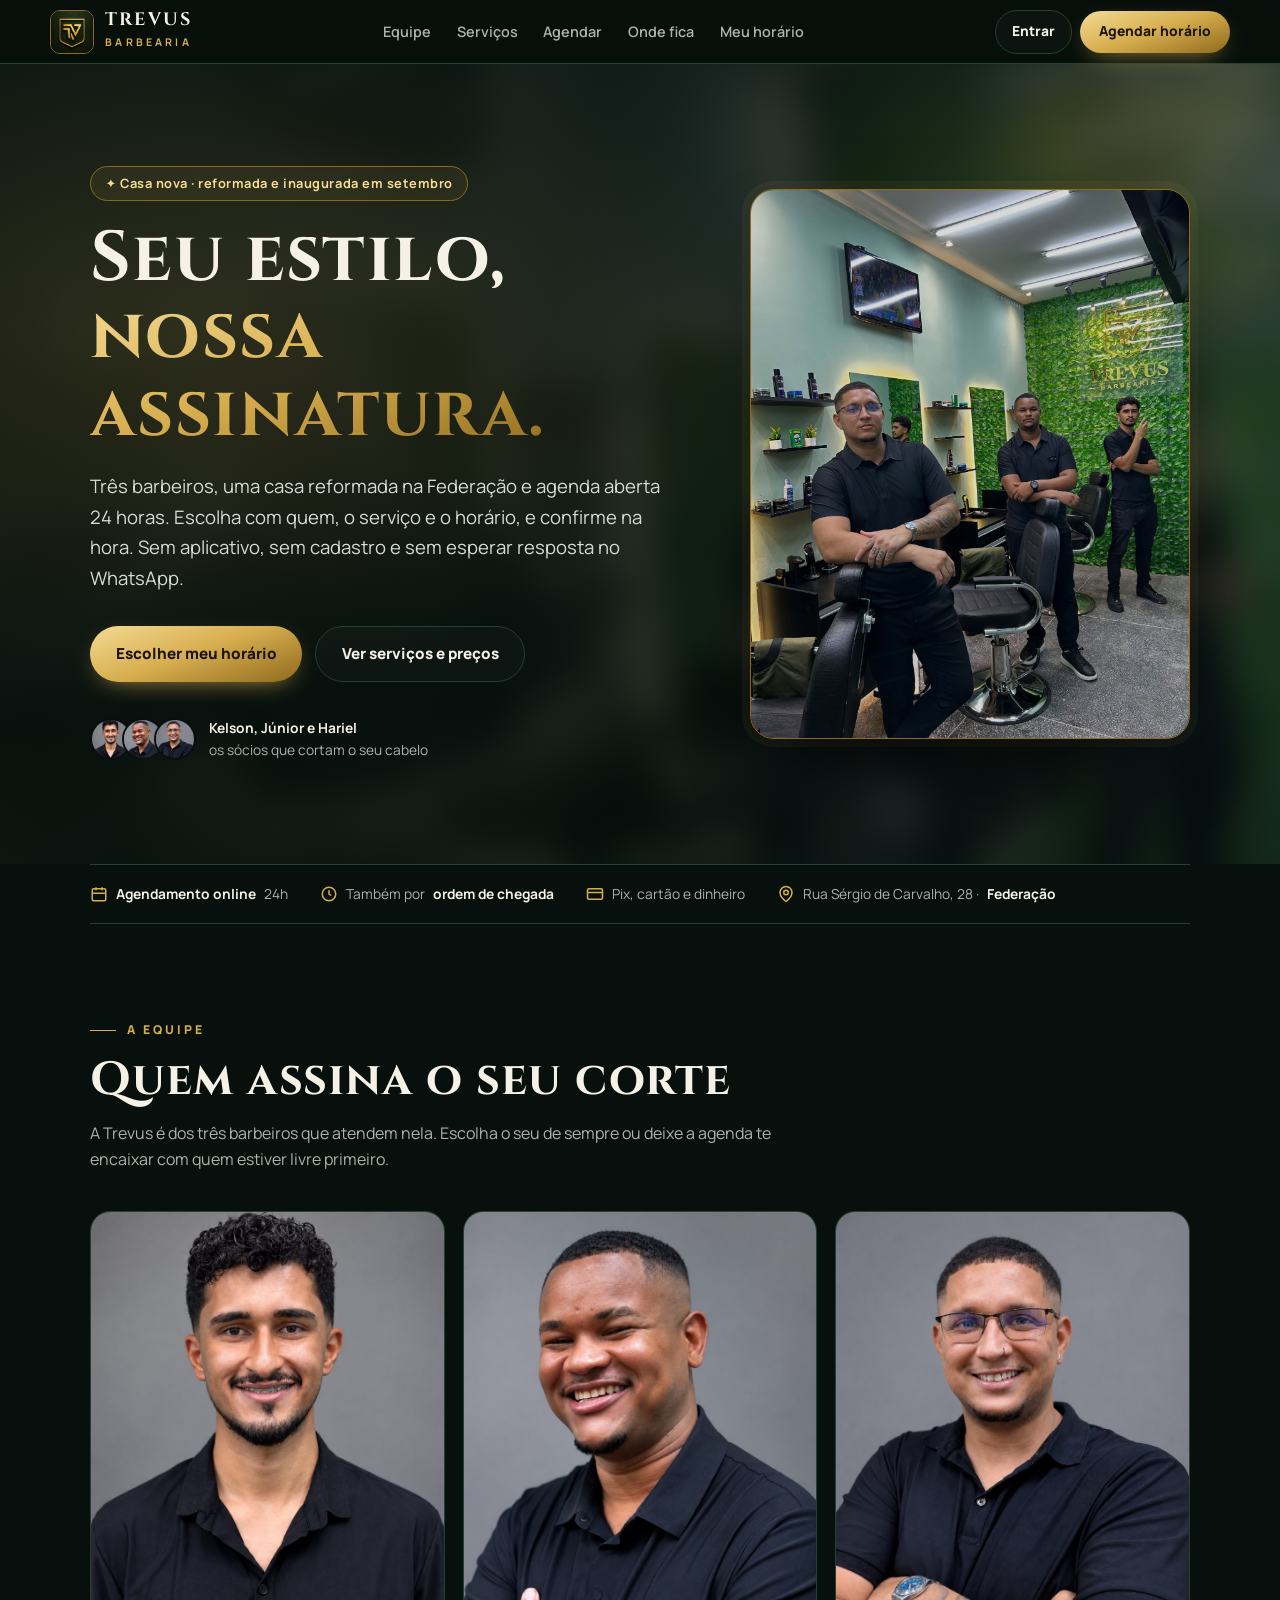
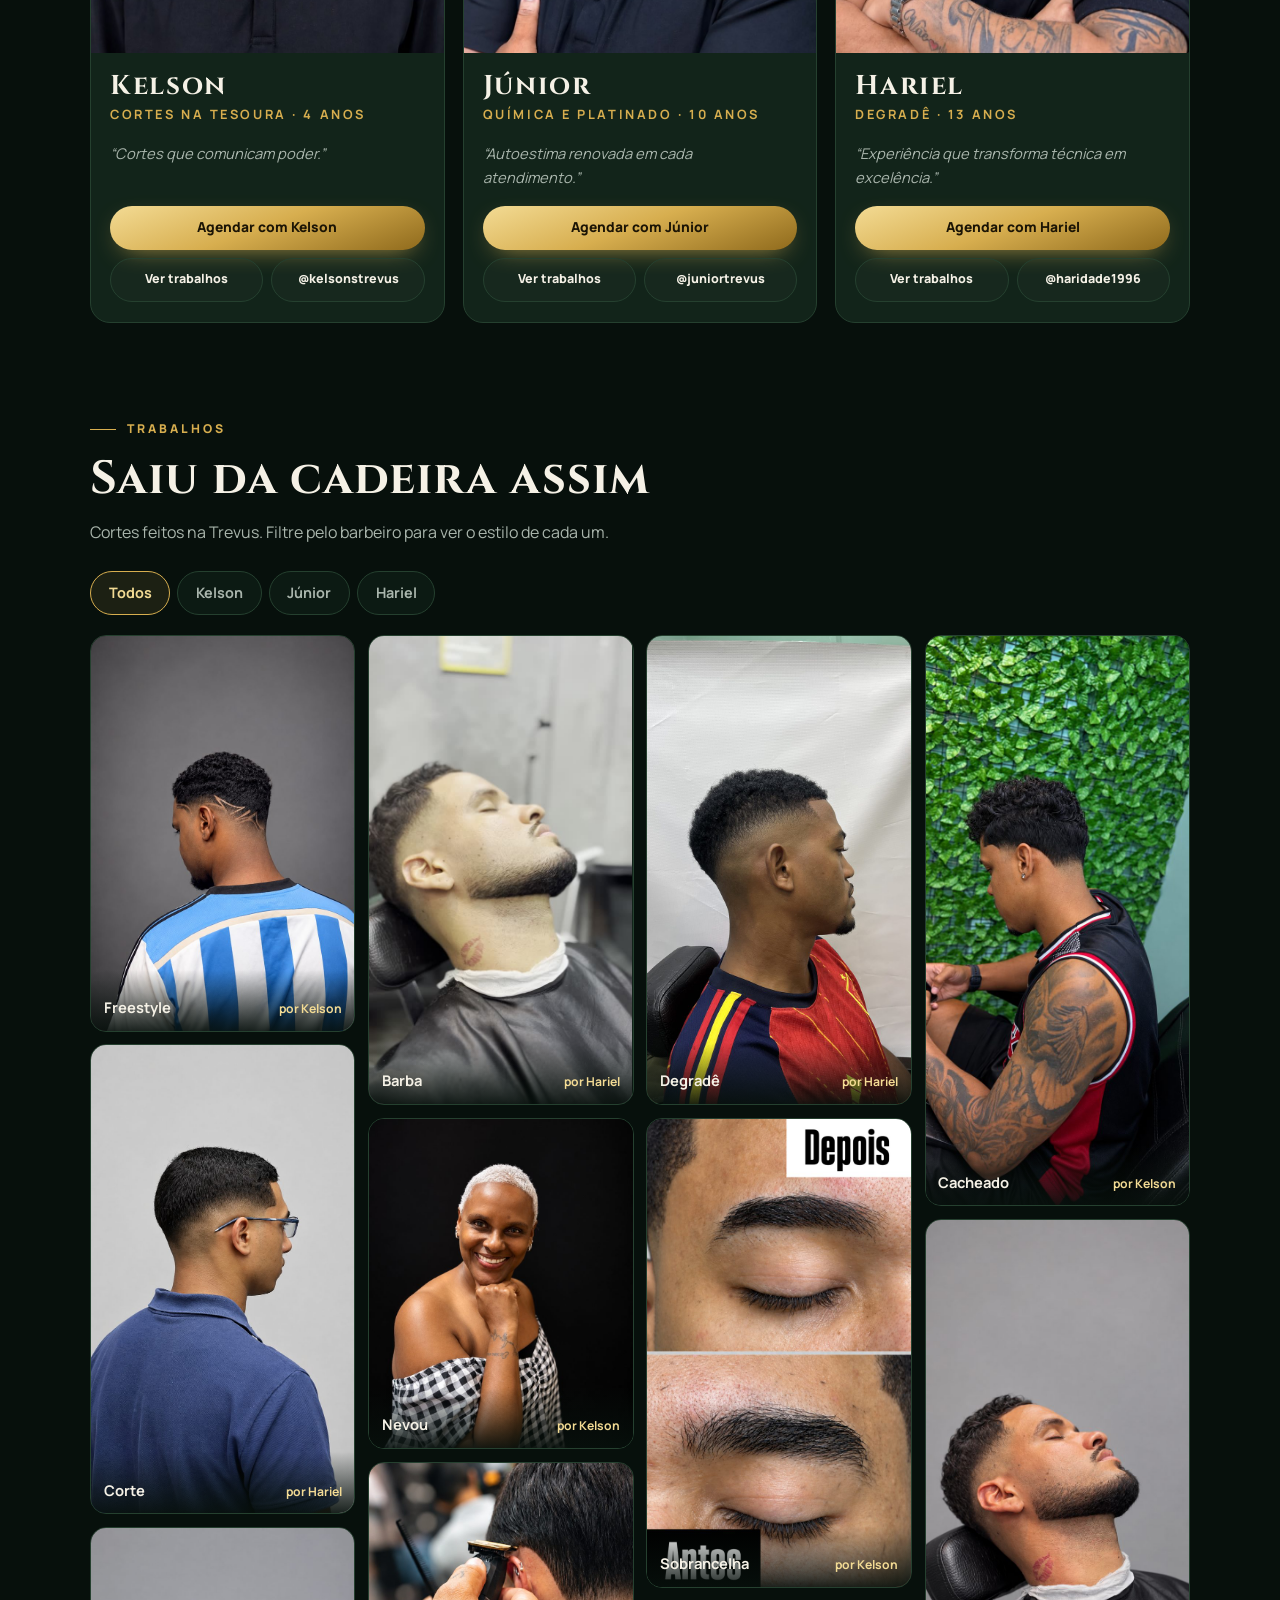
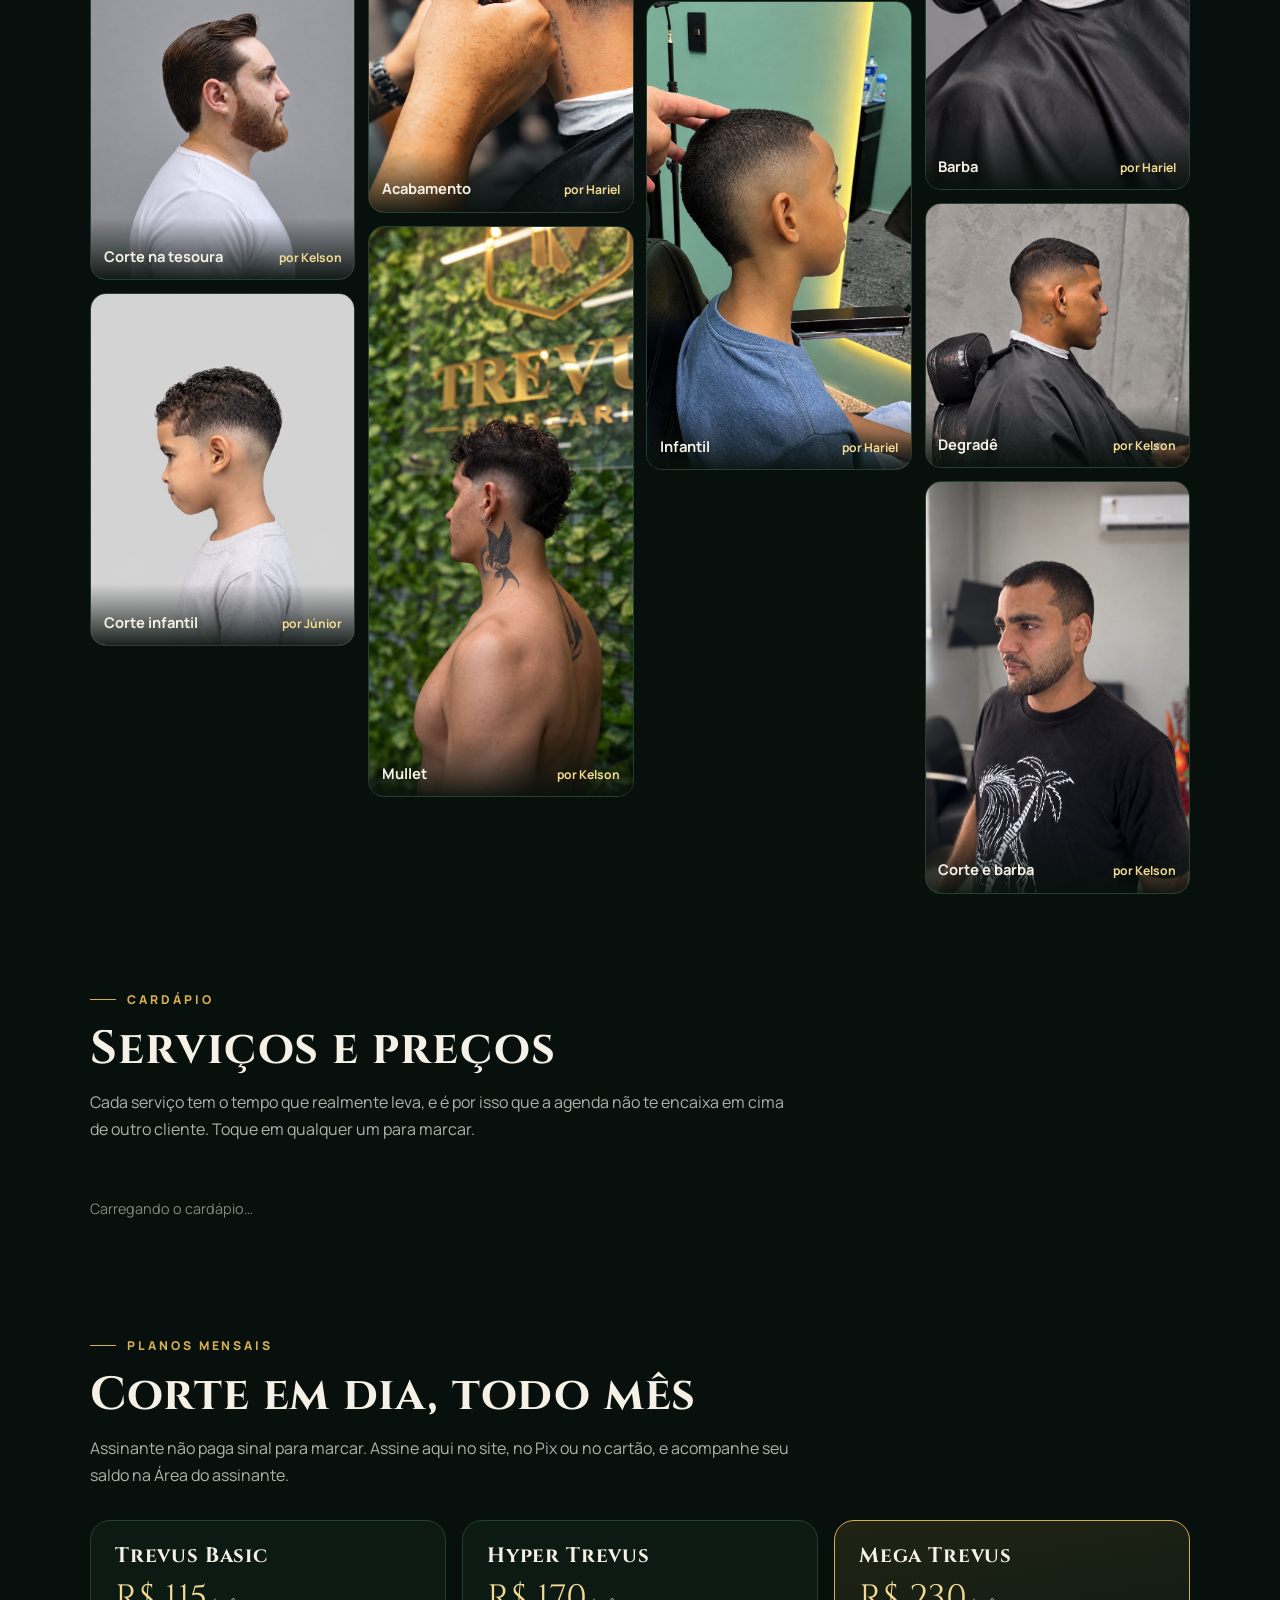
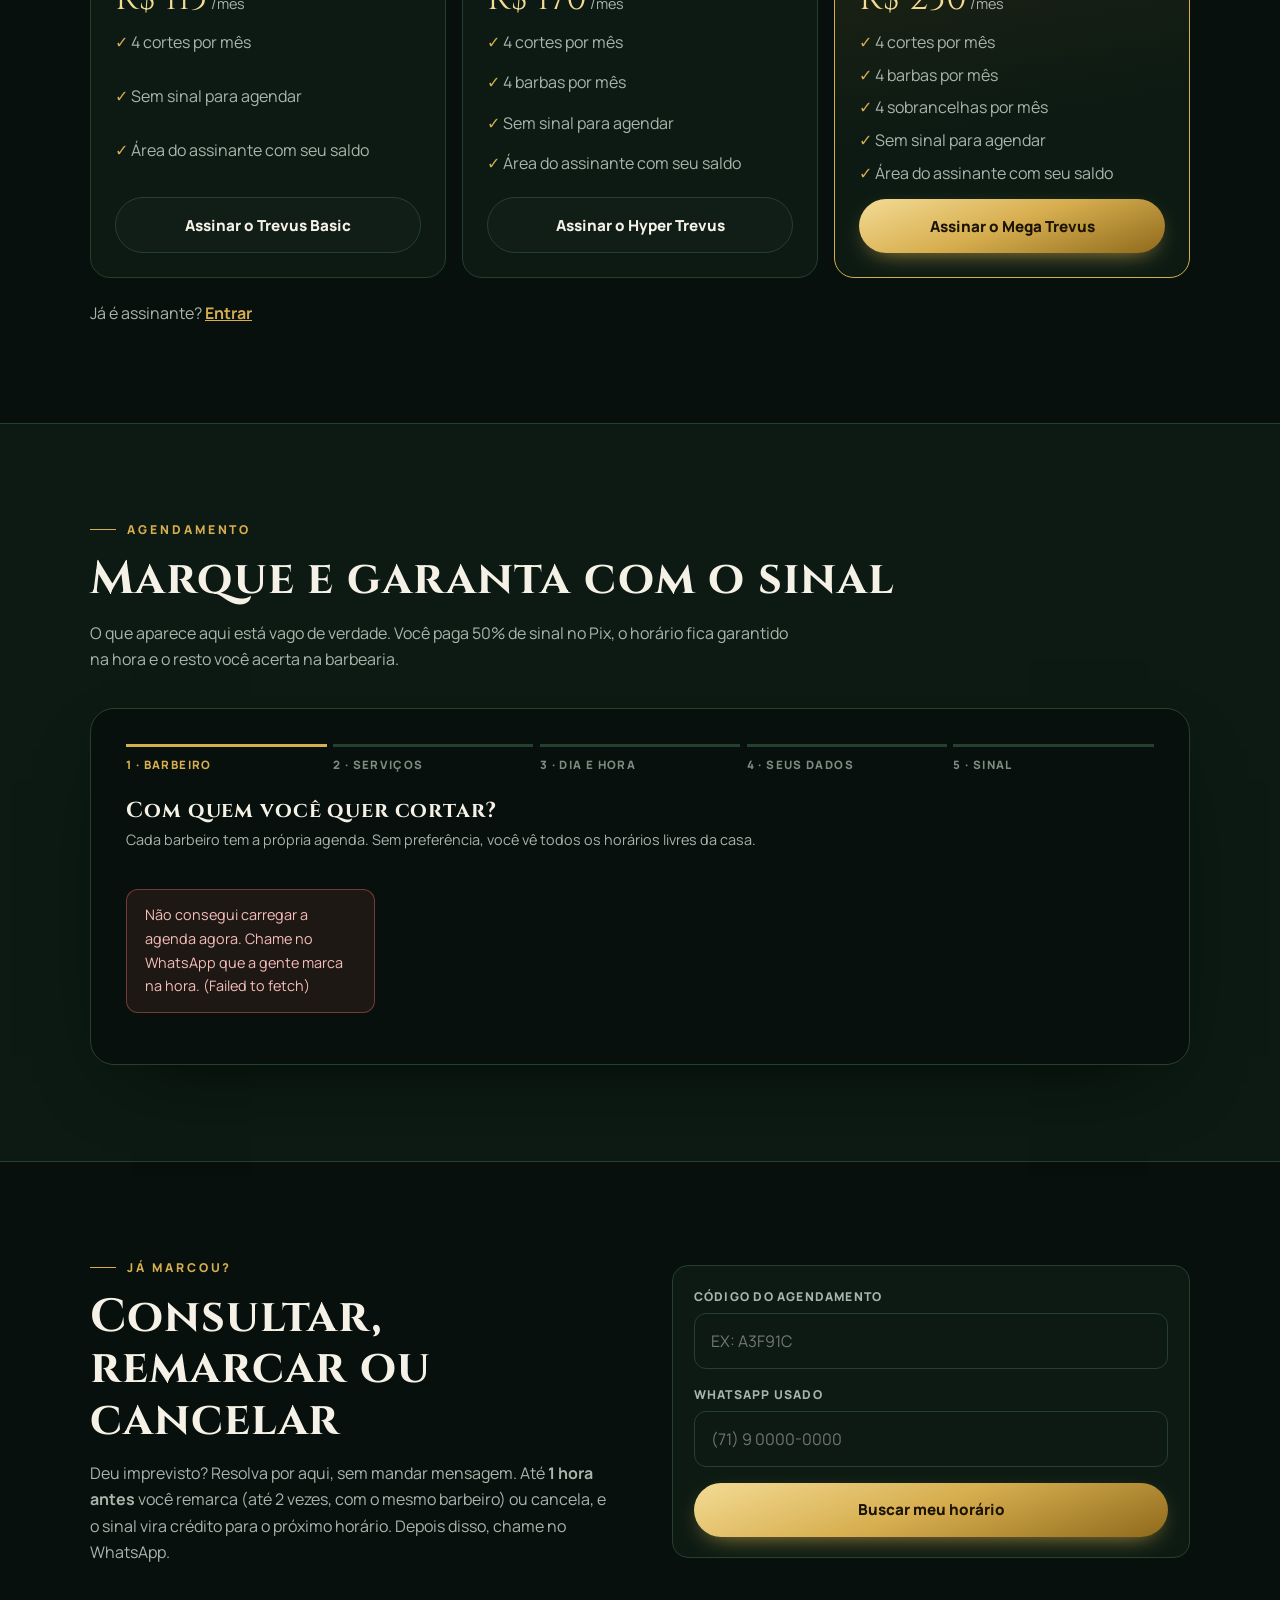
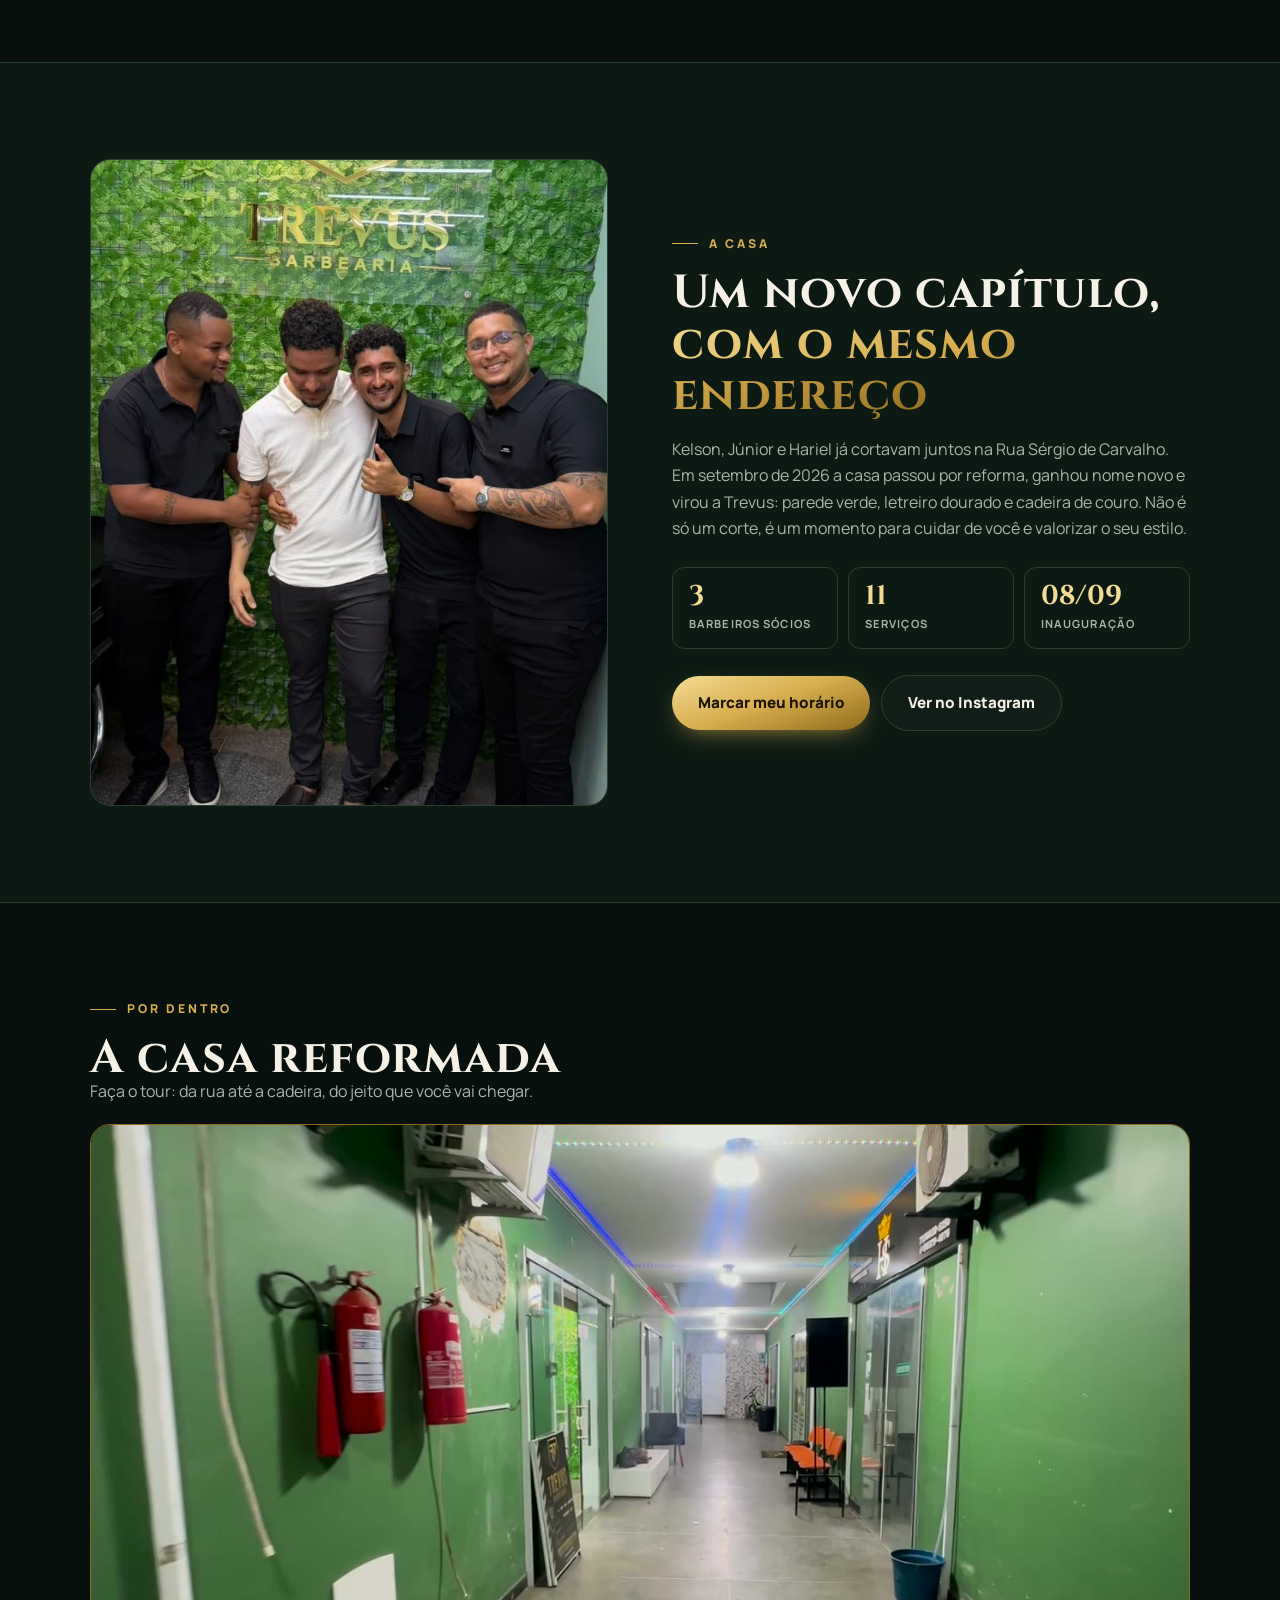
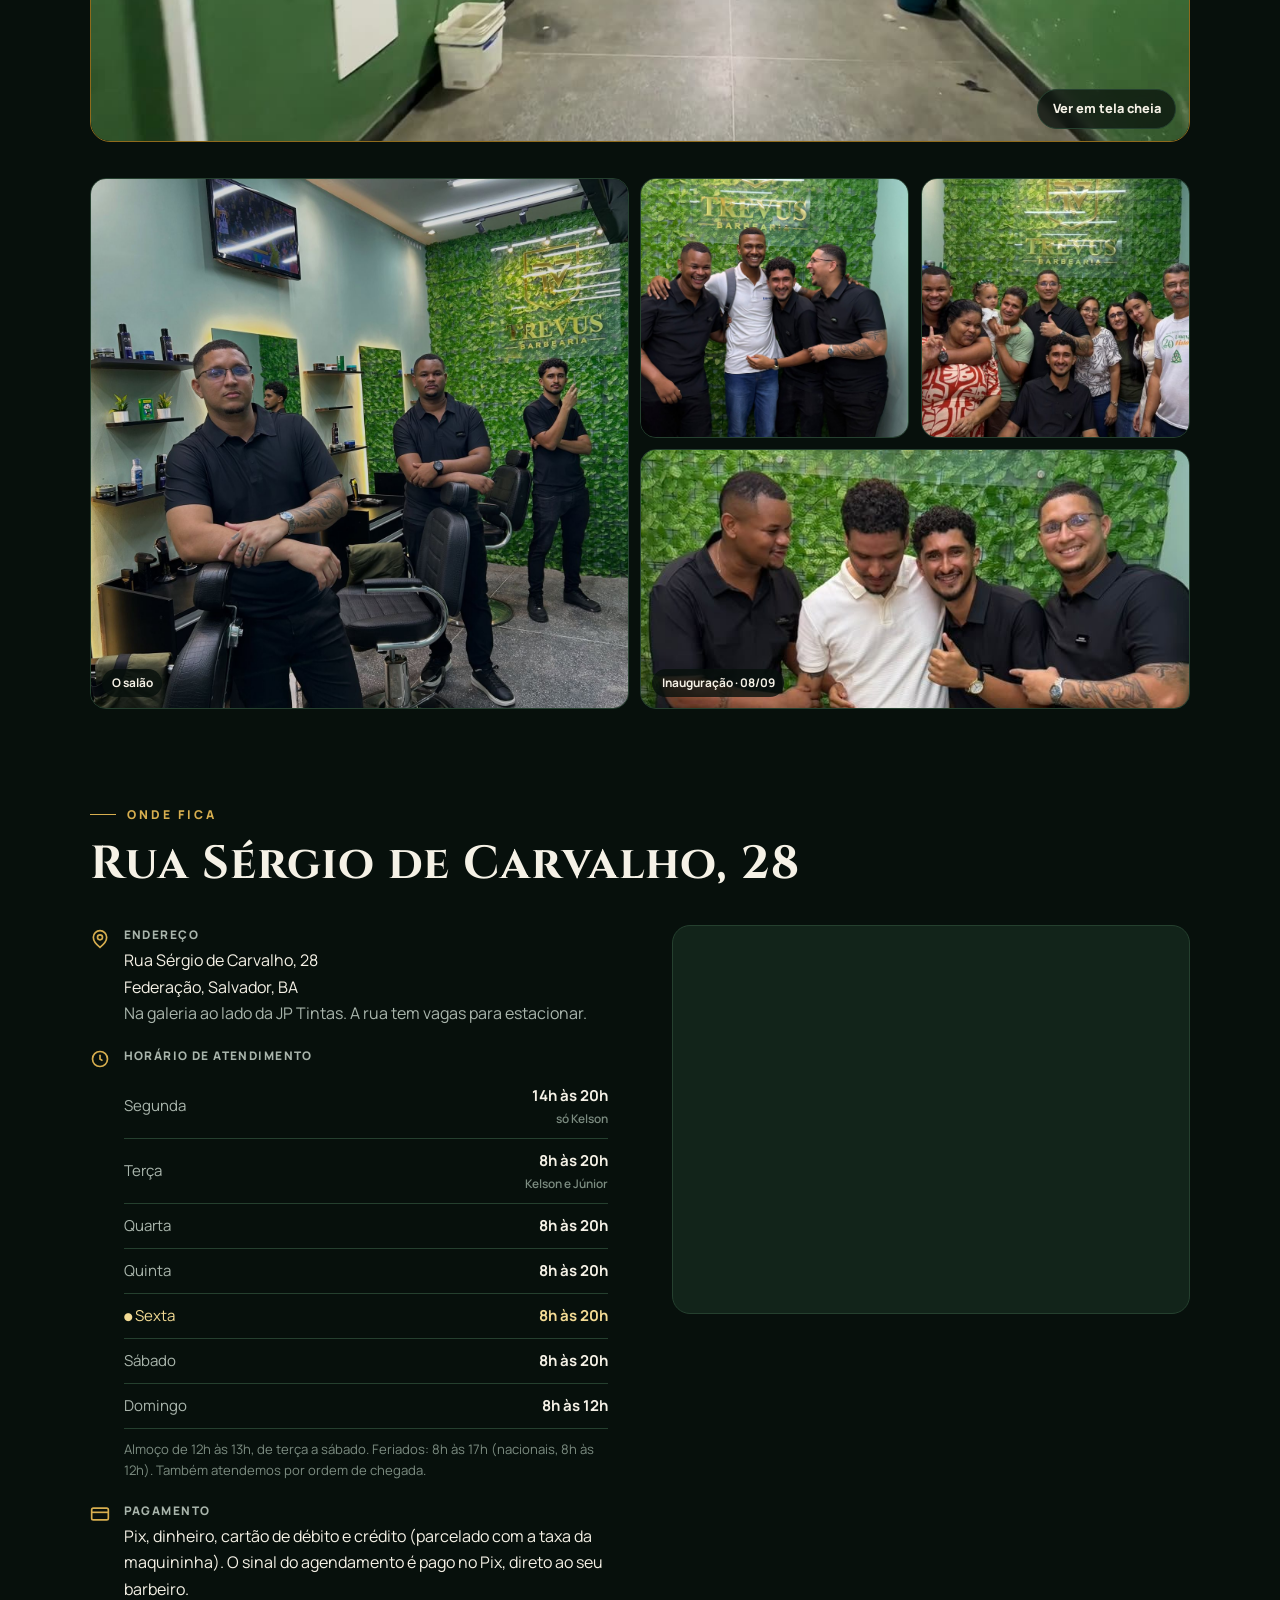
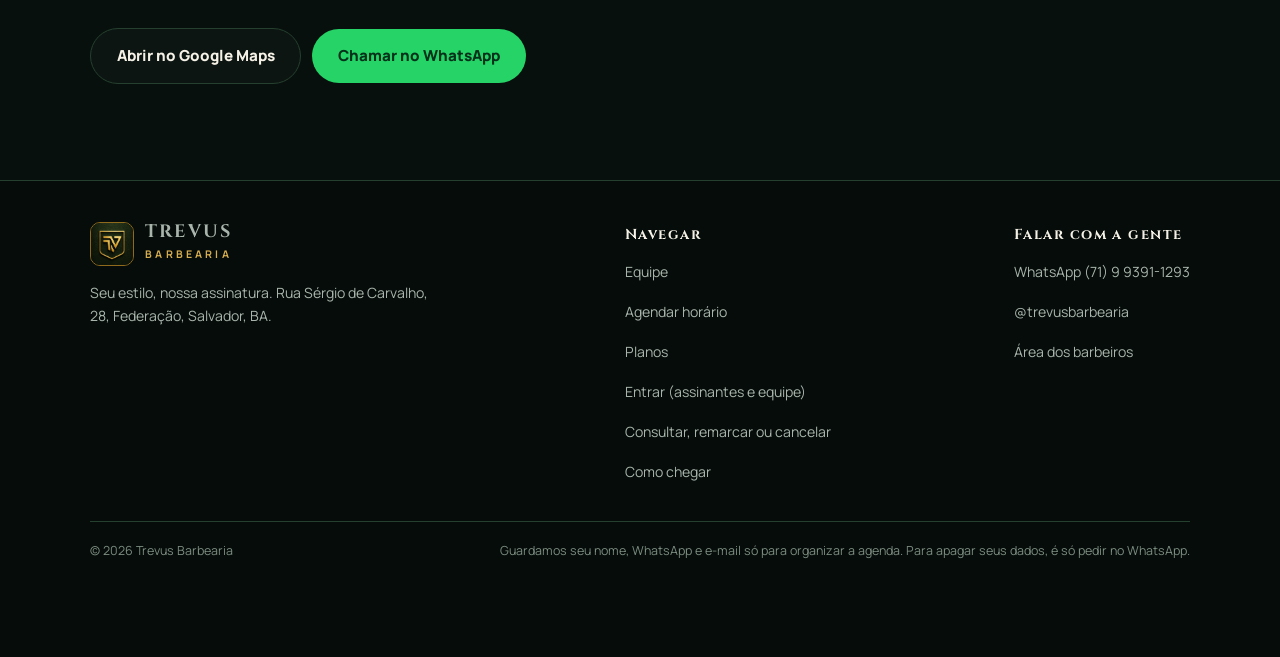
<file: index.html>
<!DOCTYPE html>
<html lang="pt-BR">
<head>
<meta charset="UTF-8">
<meta name="viewport" content="width=device-width, initial-scale=1.0">
<title>Trevus Barbearia · Agende com Kelson, Júnior ou Hariel em Salvador</title>
<meta name="description" content="Barbearia na Federação, Salvador. Escolha o barbeiro, o serviço e o horário e confirme na hora, sem app e sem cadastro. Seu estilo, nossa assinatura.">
<meta name="theme-color" content="#07100C">
<link rel="icon" href="fotos/logo.jpg">
<link rel="manifest" href="manifest.webmanifest">
<link rel="apple-touch-icon" href="icones/apple-touch-icon.png">
<meta name="apple-mobile-web-app-capable" content="yes">
<meta name="mobile-web-app-capable" content="yes">
<meta name="apple-mobile-web-app-title" content="Trevus">
<meta name="apple-mobile-web-app-status-bar-style" content="black">

<meta property="og:type" content="website">
<meta property="og:title" content="Trevus Barbearia · Agende seu horário">
<meta property="og:description" content="Escolha o barbeiro, o serviço e o horário. Confirmação na hora, sem app.">
<meta property="og:image" content="fotos/salao.jpg">
<meta property="og:locale" content="pt_BR">
<meta name="twitter:card" content="summary_large_image">

<link rel="preconnect" href="https://fonts.googleapis.com">
<link rel="preconnect" href="https://fonts.gstatic.com" crossorigin>
<link href="https://fonts.googleapis.com/css2?family=Cinzel:wght@600;700&family=Manrope:wght@400;500;600;700;800&display=swap" rel="stylesheet">
<link rel="stylesheet" href="assets/estilo.css">

<script type="application/ld+json">
{
  "@context":"https://schema.org",
  "@type":"BarberShop",
  "name":"Trevus Barbearia",
  "slogan":"Seu estilo, nossa assinatura",
  "image":"fotos/salao.jpg",
  "telephone":"+5571993911293",
  "priceRange":"R$",
  "address":{
    "@type":"PostalAddress",
    "streetAddress":"Rua Sérgio de Carvalho, 28",
    "addressLocality":"Salvador",
    "addressRegion":"BA",
    "addressCountry":"BR"
  },
  "sameAs":["https://www.instagram.com/trevusbarbearia/"],
  "openingHoursSpecification":[
    {"@type":"OpeningHoursSpecification","dayOfWeek":"Sunday","opens":"08:00","closes":"12:00"},
    {"@type":"OpeningHoursSpecification","dayOfWeek":"Monday","opens":"14:00","closes":"18:00"},
    {"@type":"OpeningHoursSpecification","dayOfWeek":["Tuesday","Wednesday","Thursday","Friday","Saturday"],"opens":"08:00","closes":"12:00"},
    {"@type":"OpeningHoursSpecification","dayOfWeek":["Tuesday","Wednesday","Thursday","Friday","Saturday"],"opens":"13:00","closes":"20:00"}
  ]
}
</script>
</head>
<body>

<div id="faixa-demo" class="faixa-demo" hidden>
  <b>Versão de demonstração.</b> A agenda funciona de verdade aqui, mas os horários ficam só neste aparelho até ligarmos o banco de dados.
</div>

<!-- ================= TOPO ================= -->
<header class="topo">
  <div class="wrap topo-in">
    <a class="marca" href="#" aria-label="Trevus Barbearia, início">
      <img src="fotos/logo.jpg" alt="" width="44" height="44">
      <span><b>TREVUS</b><small>Barbearia</small></span>
    </a>
    <nav class="menu">
      <a href="#equipe">Equipe</a>
      <a href="#servicos">Serviços</a>
      <a href="#agendar">Agendar</a>
      <a href="#local">Onde fica</a>
      <a href="#meu-horario">Meu horário</a>
    </nav>
    <div class="topo-acoes">
      <a class="btn btn-linha entrar" href="conta.html" aria-label="Entrar: assinantes e equipe">Entrar</a>
      <a class="btn btn-ouro" href="#agendar">Agendar horário</a>
    </div>
  </div>
</header>

<!-- ================= CAPA ================= -->
<section class="capa">
  <div class="capa-foto" style="background-image:url('fotos/salao.jpg')"></div>
  <div class="wrap capa-in">
    <div class="capa-txt">
    <span class="selo-novo">✦ Casa nova · reformada e inaugurada em setembro</span>
    <h1>Seu estilo,<br><span class="ouro-texto">nossa assinatura.</span></h1>
    <p class="lead">
      Três barbeiros, uma casa reformada na Federação e agenda aberta 24 horas.
      Escolha com quem, o serviço e o horário, e confirme na hora. Sem aplicativo,
      sem cadastro e sem esperar resposta no WhatsApp.
    </p>
    <div class="capa-ctas">
      <a class="btn btn-ouro" href="#agendar">Escolher meu horário</a>
      <a class="btn btn-linha" href="#servicos">Ver serviços e preços</a>
    </div>
    <div class="capa-rostos">
      <div class="pilha">
        <img src="fotos/perfil-kelson.jpg" alt="Kelson" width="42" height="42">
        <img src="fotos/perfil-junior.jpg" alt="Júnior" width="42" height="42">
        <img src="fotos/perfil-hariel.jpg" alt="Hariel" width="42" height="42">
      </div>
      <span><b>Kelson, Júnior e Hariel</b><br>os sócios que cortam o seu cabelo</span>
    </div>
    </div>
    <figure class="capa-quadro">
      <img src="fotos/salao.jpg" width="1400" height="1867"
           alt="Hariel, Júnior e Kelson no salão reformado da Trevus, entre as cadeiras de couro e a parede de folhagem com o letreiro dourado.">
    </figure>
  </div>
</section>

<div class="wrap">
  <div class="selos">
    <span><svg width="18" height="18" viewBox="0 0 24 24" fill="none" stroke="currentColor" stroke-width="2"><rect x="3" y="5" width="18" height="16" rx="2"/><path d="M8 3v4M16 3v4M3 11h18"/></svg><b>Agendamento online</b> 24h</span>
    <span><svg width="18" height="18" viewBox="0 0 24 24" fill="none" stroke="currentColor" stroke-width="2"><circle cx="12" cy="12" r="9"/><path d="M12 7v5l3 2"/></svg>Também por <b>ordem de chegada</b></span>
    <span><svg width="18" height="18" viewBox="0 0 24 24" fill="none" stroke="currentColor" stroke-width="2"><rect x="2" y="5" width="20" height="14" rx="2"/><path d="M2 10h20"/></svg>Pix, cartão e dinheiro</span>
    <span><svg width="18" height="18" viewBox="0 0 24 24" fill="none" stroke="currentColor" stroke-width="2"><path d="M20 10c0 6-8 12-8 12s-8-6-8-12a8 8 0 1 1 16 0Z"/><circle cx="12" cy="10" r="3"/></svg>Rua Sérgio de Carvalho, 28 · <b>Federação</b></span>
  </div>
</div>

<!-- ================= EQUIPE ================= -->
<section class="secao" id="equipe">
  <div class="wrap">
    <p class="olho">A equipe</p>
    <h2>Quem assina o seu corte</h2>
    <p class="sub">
      A Trevus é dos três barbeiros que atendem nela. Escolha o seu de sempre
      ou deixe a agenda te encaixar com quem estiver livre primeiro.
    </p>
    <div class="equipe" id="equipe-lista">
      <article class="membro">
        <img src="fotos/perfil-kelson.jpg" alt="Kelson, barbeiro e sócio da Trevus, de camisa preta em frente à parede de folhagem." width="800" height="1000">
        <div class="membro-info">
          <h3>Kelson</h3>
          <p>Cortes na tesoura · 4 anos</p>
          <blockquote>“Cortes que comunicam poder.”</blockquote>
          <div class="membro-acoes">
            <button class="btn btn-ouro" type="button" data-agendar-com="kelson">Agendar com Kelson</button>
            <a class="btn btn-linha" href="#trabalhos" data-ver-trabalhos="kelson">Ver trabalhos</a>
            <a class="btn btn-linha" href="https://www.instagram.com/kelsonstrevus/" target="_blank" rel="noopener" aria-label="Instagram do Kelson">@kelsonstrevus</a>
          </div>
        </div>
      </article>
      <article class="membro">
        <img src="fotos/perfil-junior.jpg" alt="Júnior, barbeiro e sócio da Trevus, de braços cruzados apoiado na cadeira." width="800" height="1000">
        <div class="membro-info">
          <h3>Júnior</h3>
          <p>Química e platinado · 10 anos</p>
          <blockquote>“Autoestima renovada em cada atendimento.”</blockquote>
          <div class="membro-acoes">
            <button class="btn btn-ouro" type="button" data-agendar-com="junior">Agendar com Júnior</button>
            <a class="btn btn-linha" href="#trabalhos" data-ver-trabalhos="junior">Ver trabalhos</a>
            <a class="btn btn-linha" href="https://www.instagram.com/juniortrevus/" target="_blank" rel="noopener" aria-label="Instagram do Júnior">@juniortrevus</a></div>
        </div>
      </article>
      <article class="membro">
        <img src="fotos/perfil-hariel.jpg" alt="Hariel, barbeiro e sócio da Trevus, de óculos, apoiado na cadeira do salão." width="800" height="1000">
        <div class="membro-info">
          <h3>Hariel</h3>
          <p>Degradê · 13 anos</p>
          <blockquote>“Experiência que transforma técnica em excelência.”</blockquote>
          <div class="membro-acoes">
            <button class="btn btn-ouro" type="button" data-agendar-com="hariel">Agendar com Hariel</button>
            <a class="btn btn-linha" href="#trabalhos" data-ver-trabalhos="hariel">Ver trabalhos</a>
            <a class="btn btn-linha" href="https://www.instagram.com/haridade1996/" target="_blank" rel="noopener" aria-label="Instagram do Hariel">@haridade1996</a>
          </div>
        </div>
      </article>
    </div>
  </div>
</section>

<!-- ================= TRABALHOS ================= -->
<section class="secao" id="trabalhos" style="padding-top:0">
  <div class="wrap">
    <p class="olho">Trabalhos</p>
    <h2>Saiu da cadeira assim</h2>
    <p class="sub">Cortes feitos na Trevus. Filtre pelo barbeiro para ver o estilo de cada um.</p>
    <div class="filtro-trab" id="filtro-trab" role="group" aria-label="Filtrar por barbeiro">
      <button type="button" data-f="" aria-pressed="true">Todos</button>
      <button type="button" data-f="kelson" aria-pressed="false">Kelson</button>
      <button type="button" data-f="junior" aria-pressed="false">Júnior</button>
      <button type="button" data-f="hariel" aria-pressed="false">Hariel</button>
    </div>
    <div class="trabalhos" id="trabalhos-lista"></div>
  </div>
</section>

<!-- ================= SERVIÇOS ================= -->
<section class="secao" id="servicos" style="padding-top:0">
  <div class="wrap">
    <p class="olho">Cardápio</p>
    <h2>Serviços e preços</h2>
    <p class="sub">
      Cada serviço tem o tempo que realmente leva, e é por isso que a agenda
      não te encaixa em cima de outro cliente. Toque em qualquer um para marcar.
    </p>
    <div id="cardapio" style="margin-top:2.2rem">
      <div class="carregando">Carregando o cardápio…</div>
    </div>
  </div>
</section>

<!-- ================= PLANOS ================= -->
<section class="secao" id="planos" style="padding-top:0">
  <div class="wrap">
    <p class="olho">Planos mensais</p>
    <h2>Corte em dia, todo mês</h2>
    <p class="sub">Assinante não paga sinal para marcar. Assine aqui no site, no Pix ou no cartão, e acompanhe seu saldo na Área do assinante.</p>
    <div class="planos" id="planos-lista"></div>
    <div id="plano-compra" hidden></div>
    <p class="sub" style="margin-top:1.4rem">Já é assinante? <a href="conta.html" style="color:var(--ouro);text-decoration:underline;font-weight:700">Entrar</a></p>
  </div>
</section>

<!-- ================= AGENDAMENTO ================= -->
<section class="secao agendar" id="agendar">
  <div class="wrap">
    <p class="olho">Agendamento</p>
    <h2>Marque e garanta com o sinal</h2>
    <p class="sub">
      O que aparece aqui está vago de verdade. Você paga 50% de sinal no Pix,
      o horário fica garantido na hora e o resto você acerta na barbearia.
    </p>

    <div class="painel" id="agendar-app">

      <div class="passos" id="passos">
        <div class="passo" data-estado="atual">1 · Barbeiro</div>
        <div class="passo" data-estado="aberto">2 · Serviços</div>
        <div class="passo" data-estado="aberto">3 · Dia e hora</div>
        <div class="passo" data-estado="aberto">4 · Seus dados</div>
        <div class="passo" data-estado="aberto">5 · Sinal</div>
      </div>

      <div class="escolhas" id="escolhas" hidden></div>

      <!-- 1 -->
      <div class="etapa" data-etapa="1" data-ativa>
        <h3>Com quem você quer cortar?</h3>
        <p class="dica">Cada barbeiro tem a própria agenda. Sem preferência, você vê todos os horários livres da casa.</p>
        <div class="lista-barbeiros" id="lista-barbeiros"></div>
      </div>

      <!-- 2 -->
      <div class="etapa" data-etapa="2">
        <h3>O que vamos fazer?</h3>
        <p class="dica">Marque quantos serviços quiser. O tempo na cadeira soma sozinho.</p>
        <div id="lista-servicos"></div>
        <div class="barra-servicos" id="barra-servicos" hidden>
          <span><span id="bs-txt"></span><b id="bs-total"></b></span>
          <button class="btn btn-ouro" id="btn-servicos" type="button">Escolher o horário →</button>
        </div>
        <div class="acoes"><button class="voltar" type="button" data-voltar="1">← Trocar o barbeiro</button></div>
      </div>

      <!-- 3 -->
      <div class="etapa" data-etapa="3">
        <h3>Escolha o dia e a hora</h3>
        <div class="fita" id="fita-dias"></div>
        <p class="titulo-dia" id="titulo-dia"></p>
        <div id="caixa-horas"></div>
        <div class="acoes"><button class="voltar" type="button" data-voltar="2">← Trocar o serviço</button></div>
      </div>

      <!-- 4 -->
      <div class="etapa" data-etapa="4">
        <h3>Quase lá</h3>
        <p class="dica">Só falta saber quem vai sentar na cadeira.</p>
        <div class="resumo" id="resumo"></div>
        <form id="form-cliente" novalidate>
          <div class="campos">
            <div class="campo">
              <label for="cli-nome">Seu nome</label>
              <input id="cli-nome" name="nome" type="text" autocomplete="name" placeholder="Como te chamam" required>
            </div>
            <div class="campo">
              <label for="cli-tel">WhatsApp</label>
              <input id="cli-tel" name="tel" type="tel" inputmode="numeric" autocomplete="tel" placeholder="(71) 9 0000-0000" required>
              <p class="ajuda">Com ele você consulta, cancela ou remarca. Seu crédito também fica nele.</p>
            </div>
            <div class="campo">
              <label for="cli-email">E-mail</label>
              <input id="cli-email" name="email" type="email" inputmode="email" autocomplete="email" placeholder="voce@email.com" required>
              <p class="ajuda">A confirmação e o lembrete da véspera chegam aqui, já com o convite para a sua agenda.</p>
            </div>
            <div class="campo">
              <label for="cli-obs">Observação <span style="text-transform:none;letter-spacing:0;font-weight:500">(opcional)</span></label>
              <textarea id="cli-obs" name="obs" maxlength="240" placeholder="Ex: o mesmo do mês passado, degradê baixo"></textarea>
            </div>
          </div>
          <div id="msg-form"></div>
          <div class="acoes">
            <button class="btn btn-ouro" id="btn-confirmar" type="submit">Reservar e pagar o sinal</button>
            <button class="voltar" type="button" data-voltar="3">← Trocar a hora</button>
          </div>
        </form>
      </div>

      <!-- 5 -->
      <div class="etapa" data-etapa="5">
        <div class="pagamento">
          <div class="pg-topo">
            <div>
              <p class="pg-rot">Sinal de 50%</p>
              <p class="pg-valor" id="pg-valor"></p>
              <p class="pg-resto" id="pg-resto"></p>
            </div>
            <div class="pg-tempo" aria-live="polite">
              <span>Vaga segurada por</span>
              <b id="pg-relogio">15:00</b>
            </div>
          </div>
          <p class="pg-linha" id="pg-linha"></p>
          <div class="pg-demo" id="pg-demo" hidden>
            <svg viewBox="0 0 29 29" aria-hidden="true"><path fill="currentColor" d="M0 0h7v7H0zM1 1v5h5V1zM2 2h3v3H2zM22 0h7v7h-7zM23 1v5h5V1zM24 2h3v3h-3zM0 22h7v7H0zM1 23v5h5v-5zM2 24h3v3H2zM9 0h2v2H9zM12 1h3v2h-3zM9 4h4v2H9zM15 4h2v4h-2zM18 0h2v3h-2zM10 8h3v2h-3zM0 9h3v2H0zM5 9h3v3H5zM14 10h4v2h-4zM20 9h3v2h-3zM25 9h4v3h-4zM1 13h4v2H1zM8 13h3v3H8zM12 14h2v4h-2zM16 13h3v2h-3zM22 13h2v4h-2zM26 14h3v2h-3zM0 17h2v3H0zM4 17h3v2H4zM9 18h2v2H9zM15 17h4v2h-4zM20 18h1v3h-1zM24 18h4v2h-4zM9 22h4v2H9zM15 21h2v3h-2zM19 22h3v3h-3zM24 22h2v2h-2zM27 23h2v4h-2zM10 26h3v3h-3zM14 25h3v2h-3zM18 27h4v2h-4zM23 26h3v3h-3z"/></svg>
            <p><b>Pix de demonstração.</b> No site de verdade, este botão abre o pagamento da InfinitePay do barbeiro e o horário confirma sozinho quando o Pix cai.</p>
          </div>
          <div id="pg-msg"></div>
          <div class="acoes">
            <button class="btn btn-ouro" id="btn-pagar" type="button">Pagar o sinal</button>
            <button class="voltar" id="btn-desistir" type="button">← Trocar o horário</button>
          </div>
          <p class="pg-regras">Cancelou até 1h antes? O sinal vira crédito com o mesmo barbeiro. Faltou sem avisar? O sinal fica com a barbearia.</p>
        </div>
      </div>

      <!-- 6 -->
      <div class="etapa" data-etapa="6">
        <div class="sucesso">
          <div class="selo-ok" aria-hidden="true">
            <svg width="30" height="30" viewBox="0 0 24 24" fill="none" stroke="currentColor" stroke-width="3" stroke-linecap="round" stroke-linejoin="round"><path d="M20 6 9 17l-5-5"/></svg>
          </div>
          <h3>Horário confirmado</h3>
          <p class="com">com <span id="ok-barbeiro"></span></p>
          <p class="dica" id="ok-linha" style="color:var(--cinza);margin:.4rem 0 .3rem"></p>
          <p class="ok-sinal" id="ok-sinal"></p>
          <p style="font-size:.76rem;letter-spacing:.16em;text-transform:uppercase;color:var(--cinza);font-weight:800">Seu código</p>
          <div class="codigo" id="ok-codigo"></div>
          <p style="max-width:34rem;margin:0 auto 1.4rem;color:var(--cinza);font-size:.92rem">
            Guarde esse código: com ele você consulta, cancela ou remarca sozinho
            até 1 hora antes. A confirmação também foi para o seu e-mail.
            Tolerância de atraso: 5 minutos.
          </p>
          <div class="acoes" style="justify-content:center">
            <a class="btn btn-zap" id="ok-zap" target="_blank" rel="noopener">Avisar no WhatsApp</a>
            <a class="btn btn-linha" id="ok-ics">Salvar no calendário</a>
            <button class="btn btn-linha" id="btn-novo" type="button">Marcar outro</button>
          </div>
        </div>
      </div>

    </div>
  </div>
</section>

<!-- ================= MEU HORÁRIO ================= -->
<section class="secao" id="meu-horario">
  <div class="wrap dupla">
    <div>
      <p class="olho">Já marcou?</p>
      <h2>Consultar, remarcar ou cancelar</h2>
      <p class="sub">
        Deu imprevisto? Resolva por aqui, sem mandar mensagem. Até <b>1 hora antes</b>
        você remarca (até 2 vezes, com o mesmo barbeiro) ou cancela, e o sinal vira
        crédito para o próximo horário. Depois disso, chame no WhatsApp.
      </p>
    </div>
    <div class="cartao">
      <form id="form-consulta">
        <div class="campos">
          <div class="campo">
            <label for="con-codigo">Código do agendamento</label>
            <input id="con-codigo" type="text" placeholder="Ex: A3F91C" style="text-transform:uppercase" required>
          </div>
          <div class="campo">
            <label for="con-tel">WhatsApp usado</label>
            <input id="con-tel" type="tel" inputmode="numeric" placeholder="(71) 9 0000-0000" required>
          </div>
          <button class="btn btn-ouro btn-bloco" type="submit">Buscar meu horário</button>
        </div>
      </form>
      <div id="saida-consulta"></div>
    </div>
  </div>
</section>

<!-- ================= A CASA ================= -->
<section class="secao" id="casa" style="background:var(--mata);border-block:1px solid var(--borda)">
  <div class="wrap dupla">
    <div class="moldura">
      <img src="fotos/equipe.jpg" loading="lazy" width="720" height="960"
           alt="Kelson, Júnior e Hariel abraçados na inauguração, em frente ao letreiro dourado da Trevus na parede de folhagem.">
    </div>
    <div>
      <p class="olho">A casa</p>
      <h2>Um novo capítulo, <span class="ouro-texto">com o mesmo endereço</span></h2>
      <p class="sub">
        Kelson, Júnior e Hariel já cortavam juntos na Rua Sérgio de Carvalho.
        Em setembro de 2026 a casa passou por reforma, ganhou nome novo e virou
        a Trevus: parede verde, letreiro dourado e cadeira de couro. Não é só um corte,
        é um momento para cuidar de você e valorizar o seu estilo.
      </p>
      <div class="numeros">
        <div class="numero"><b>3</b><span>barbeiros sócios</span></div>
        <div class="numero"><b>11</b><span>serviços</span></div>
        <div class="numero"><b>08/09</b><span>inauguração</span></div>
      </div>
      <div class="acoes">
        <a class="btn btn-ouro" href="#agendar">Marcar meu horário</a>
        <a class="btn btn-linha" href="https://www.instagram.com/trevusbarbearia/" target="_blank" rel="noopener">Ver no Instagram</a>
      </div>
    </div>
  </div>
</section>

<!-- ================= GALERIA ================= -->
<section class="secao" id="galeria">
  <div class="wrap">
    <p class="olho">Por dentro</p>
    <h2>A casa reformada</h2>
    <p class="tour-dica">Faça o tour: da rua até a cadeira, do jeito que você vai chegar.</p>
    <figure class="tour">
      <video id="tour-video" muted playsinline loop preload="none" poster="video/tour-capa.jpg" aria-label="Vídeo do caminho da rua até o salão da Trevus, passando pela galeria, pelas cadeiras e pelo letreiro na parede de folhagem."></video>
      <button class="tour-tela btn btn-linha mini" type="button" id="tour-tela">Ver em tela cheia</button>
    </figure>
    <div class="galeria">
      <figure>
        <img src="fotos/salao.jpg" loading="lazy" alt="Salão da Trevus: cadeiras de couro preto, espelhos com luz dourada e a parede de folhagem com o letreiro ao fundo.">
        <figcaption>O salão</figcaption>
      </figure>
      <figure>
        <img src="fotos/clientes.jpg" loading="lazy" alt="Os sócios com clientes na inauguração.">
      </figure>
      <figure>
        <img src="fotos/festa.jpg" loading="lazy" alt="Família e amigos reunidos na inauguração da Trevus.">
      </figure>
      <figure style="grid-column:span 2">
        <img src="fotos/equipe.jpg" loading="lazy" style="object-position:50% 30%" alt="Os três sócios na inauguração.">
        <figcaption>Inauguração · 08/09</figcaption>
      </figure>
    </div>
  </div>
</section>

<!-- ================= ONDE FICA ================= -->
<section class="secao" id="local" style="padding-top:0">
  <div class="wrap">
    <p class="olho">Onde fica</p>
    <h2>Rua Sérgio de Carvalho, 28</h2>

    <div class="dupla" style="margin-top:2.2rem;align-items:start">
      <div class="info-local">
        <div class="info-item">
          <svg width="20" height="20" viewBox="0 0 24 24" fill="none" stroke="currentColor" stroke-width="2"><path d="M20 10c0 6-8 12-8 12s-8-6-8-12a8 8 0 1 1 16 0Z"/><circle cx="12" cy="10" r="3"/></svg>
          <div>
            <b class="rot">Endereço</b>
            Rua Sérgio de Carvalho, 28<br>
            Federação, Salvador, BA<br>
            <span style="color:var(--cinza)">Na galeria ao lado da JP Tintas. A rua tem vagas para estacionar.</span>
          </div>
        </div>

        <div class="info-item">
          <svg width="20" height="20" viewBox="0 0 24 24" fill="none" stroke="currentColor" stroke-width="2"><circle cx="12" cy="12" r="9"/><path d="M12 7v5l3 2"/></svg>
          <div style="width:100%">
            <b class="rot">Horário de atendimento</b>
            <table class="tabela-horario" id="tabela-horario">
              <tr data-dia="1"><td>Segunda</td><td>14h às 20h <small>só Kelson</small></td></tr>
              <tr data-dia="2"><td>Terça</td><td>8h às 20h <small>Kelson e Júnior</small></td></tr>
              <tr data-dia="3"><td>Quarta</td><td>8h às 20h</td></tr>
              <tr data-dia="4"><td>Quinta</td><td>8h às 20h</td></tr>
              <tr data-dia="5"><td>Sexta</td><td>8h às 20h</td></tr>
              <tr data-dia="6"><td>Sábado</td><td>8h às 20h</td></tr>
              <tr data-dia="0"><td>Domingo</td><td>8h às 12h</td></tr>
            </table>
            <p style="margin-top:.6rem;font-size:.82rem;color:var(--cinza-fraco)">
              Almoço de 12h às 13h, de terça a sábado. Feriados: 8h às 17h
              (nacionais, 8h às 12h). Também atendemos por ordem de chegada.
            </p>
          </div>
        </div>

        <div class="info-item">
          <svg width="20" height="20" viewBox="0 0 24 24" fill="none" stroke="currentColor" stroke-width="2"><rect x="2" y="5" width="20" height="14" rx="2"/><path d="M2 10h20"/></svg>
          <div>
            <b class="rot">Pagamento</b>
            Pix, dinheiro, cartão de débito e crédito (parcelado com a taxa da maquininha).
            O sinal do agendamento é pago no Pix, direto ao seu barbeiro.
          </div>
        </div>

        <div class="acoes" style="margin-top:.4rem">
          <a class="btn btn-linha" id="link-maps" target="_blank" rel="noopener" href="https://maps.app.goo.gl/bP7qy1qc5hcHm5Vj6">Abrir no Google Maps</a>
          <a class="btn btn-zap" id="link-zap" target="_blank" rel="noopener" href="https://wa.me/5571993911293">Chamar no WhatsApp</a>
        </div>
      </div>

      <div class="mapa">
        <iframe title="Mapa da Trevus Barbearia" loading="lazy" referrerpolicy="no-referrer-when-downgrade"
          src="https://www.google.com/maps?q=Rua%20S%C3%A9rgio%20de%20Carvalho%2C%2028%2C%20Federa%C3%A7%C3%A3o%2C%20Salvador%20-%20BA&output=embed"></iframe>
      </div>
    </div>
  </div>
</section>

<!-- ================= RODAPÉ ================= -->
<footer class="rodape">
  <div class="wrap">
    <div class="rodape-in">
      <div style="max-width:22rem">
        <a class="marca" href="#" style="margin-bottom:.9rem">
          <img src="fotos/logo.jpg" alt="" width="44" height="44">
          <span><b>TREVUS</b><small>Barbearia</small></span>
        </a>
        <p>Seu estilo, nossa assinatura. Rua Sérgio de Carvalho, 28, Federação, Salvador, BA.</p>
      </div>
      <div>
        <b class="rodape-titulo">Navegar</b>
        <ul class="rodape-links">
          <li><a href="#equipe">Equipe</a></li>
          <li><a href="#agendar">Agendar horário</a></li>
          <li><a href="#planos">Planos</a></li>
          <li><a href="conta.html">Entrar (assinantes e equipe)</a></li>
          <li><a href="#meu-horario">Consultar, remarcar ou cancelar</a></li>
          <li><a href="#local">Como chegar</a></li>
        </ul>
      </div>
      <div>
        <b class="rodape-titulo">Falar com a gente</b>
        <ul class="rodape-links">
          <li><a href="https://wa.me/5571993911293" target="_blank" rel="noopener">WhatsApp (71) 9 9391-1293</a></li>
          <li><a href="https://www.instagram.com/trevusbarbearia/" target="_blank" rel="noopener">@trevusbarbearia</a></li>
          <li><a href="admin.html">Área dos barbeiros</a></li>
        </ul>
      </div>
    </div>
    <div class="creditos">
      <span>© <span id="ano"></span> Trevus Barbearia</span>
      <span>Guardamos seu nome, WhatsApp e e-mail só para organizar a agenda. Para apagar seus dados, é só pedir no WhatsApp.</span>
    </div>
  </div>
</footer>

<a class="flutua" href="#agendar">
  <svg width="18" height="18" viewBox="0 0 24 24" fill="none" stroke="currentColor" stroke-width="2"><rect x="3" y="5" width="18" height="16" rx="2"/><path d="M8 3v4M16 3v4M3 11h18"/></svg>
  Agendar
</a>

<script src="assets/config.js"></script>
<script src="assets/app.js"></script>
<!-- Este bloco vem ANTES de agenda.js: registra o ouvinte que recebe
     barbeiros e serviços assim que carregam. -->
<script>
(function () {
  var CFG = window.TV;
  document.getElementById('ano').textContent = new Date().getFullYear();
  if (CFG.modoDemo) document.getElementById('faixa-demo').hidden = false;

  var hoje = new Date().getDay();
  var linha = document.querySelector('#tabela-horario tr[data-dia="' + hoje + '"]');
  if (linha) linha.setAttribute('data-hoje', '');

  // o botão flutuante some dentro do agendamento: ali ele cobriria os botões do fluxo
  (function () {
    var flutua = document.querySelector('.flutua'), sec = document.getElementById('agendar');
    function confere() {
      var r = sec.getBoundingClientRect();
      flutua.hidden = r.top < window.innerHeight && r.bottom > 0;
    }
    window.addEventListener('scroll', confere, { passive: true });
    window.addEventListener('resize', confere);
    confere();
  })();

  function irAgendar() { document.getElementById('agendar').scrollIntoView({ behavior: 'smooth' }); }

  Array.prototype.forEach.call(document.querySelectorAll('[data-agendar-com]'), function (b) {
    b.addEventListener('click', function () {
      if (CFG.agendarCom) CFG.agendarCom(b.getAttribute('data-agendar-com'));
      irAgendar();
    });
  });

  function pintaCardapio(lista) {
    var alvo = document.getElementById('cardapio');
    alvo.innerHTML = '';
    var grupos = {};
    lista.forEach(function (s) { var g = s.categoria || 'Serviços'; (grupos[g] = grupos[g] || []).push(s); });
    Object.keys(grupos).forEach(function (g) {
      var bloco = document.createElement('div');
      bloco.className = 'cardapio-grupo';
      var t = document.createElement('div');
      t.className = 'cardapio-titulo';
      t.textContent = g;
      bloco.appendChild(t);
      var grade = document.createElement('div');
      grade.className = 'grade-servicos';
      grupos[g].forEach(function (s) {
        var card = document.createElement('article');
        card.className = 'servico';
        var valor = 'R$ ' + (s.preco_centavos / 100).toFixed(2).replace('.', ',');
        card.innerHTML =
          '<div class="servico-txt"><h3></h3><p></p>' +
            '<span class="tempo"><svg width="13" height="13" viewBox="0 0 24 24" fill="none" stroke="currentColor" stroke-width="2.4"><circle cx="12" cy="12" r="9"/><path d="M12 7v5l3 2"/></svg>' +
            s.duracao_min + ' min</span></div>' +
          '<div class="servico-dir"><span class="preco">' + (s.a_partir_de ? '<small>a partir de</small>' : '') + valor + '</span>' +
            '<button class="marcar" type="button">Agendar →</button></div>';
        card.querySelector('h3').textContent = s.nome;
        card.querySelector('p').textContent = s.descricao || '';
        card.querySelector('.marcar').addEventListener('click', function () {
          CFG.agendarServico(s.id);
          irAgendar();
        });
        grade.appendChild(card);
      });
      bloco.appendChild(grade);
      alvo.appendChild(bloco);
    });
  }

  // trabalhos de cada barbeiro, com filtro
  (function () {
    var alvo = document.getElementById('trabalhos-lista');
    var nomes = { kelson: 'Kelson', junior: 'Júnior', hariel: 'Hariel' };
    function pinta(f) {
      alvo.innerHTML = '';
      (CFG.trabalhos || []).filter(function (t) { return !f || t.barbeiro === f; }).forEach(function (t) {
        var fig = document.createElement('figure');
        if (t.video) {
          var v = document.createElement('video');
          v.src = t.video; v.poster = t.foto; v.muted = true; v.loop = true; v.playsInline = true; v.autoplay = true;
          v.setAttribute('muted', ''); v.setAttribute('playsinline', ''); v.preload = 'metadata';
          v.setAttribute('aria-label', t.legenda + ' por ' + nomes[t.barbeiro]);
          fig.appendChild(v);
        } else {
          var im = document.createElement('img');
          im.src = t.foto; im.loading = 'lazy'; im.alt = t.legenda + ' feito por ' + nomes[t.barbeiro] + ' na Trevus';
          fig.appendChild(im);
        }
        var cap = document.createElement('figcaption');
        cap.innerHTML = '<b></b><span></span>';
        cap.querySelector('b').textContent = t.legenda;
        cap.querySelector('span').textContent = 'por ' + nomes[t.barbeiro];
        fig.appendChild(cap);
        alvo.appendChild(fig);
      });
    }
    function filtra(f) {
      Array.prototype.forEach.call(document.querySelectorAll('#filtro-trab button'), function (b) {
        b.setAttribute('aria-pressed', b.getAttribute('data-f') === f ? 'true' : 'false');
      });
      pinta(f);
    }
    Array.prototype.forEach.call(document.querySelectorAll('#filtro-trab button'), function (b) {
      b.addEventListener('click', function () { filtra(b.getAttribute('data-f')); });
    });
    Array.prototype.forEach.call(document.querySelectorAll('[data-ver-trabalhos]'), function (a) {
      a.addEventListener('click', function () { filtra(a.getAttribute('data-ver-trabalhos')); });
    });
    pinta('');
  })();

  document.addEventListener('tv:dados', function (ev) { pintaCardapio(ev.detail.servicos); });
  if (CFG.servicosCarregados) pintaCardapio(CFG.servicosCarregados);
})();
</script>
<script src="assets/agenda.js"></script>
<script src="assets/planos.js"></script>
<script>
(function () {
  var v = document.getElementById('tour-video'); if (!v) return;
  var src = (window.innerWidth < 900 ? 'video/tour-720.mp4' : 'video/tour-1080.mp4');
  var carregado = false;
  function carrega() { if (!carregado) { v.src = src; carregado = true; } }
  if ('IntersectionObserver' in window) {
    new IntersectionObserver(function (es) {
      es.forEach(function (e) {
        if (e.isIntersecting) { carrega(); var p = v.play(); if (p && p.catch) p.catch(function () {}); }
        else if (carregado) v.pause();
      });
    }, { threshold: 0.4 }).observe(v);
  } else { carrega(); }
  document.getElementById('tour-tela').addEventListener('click', function () {
    carrega(); v.play();
    if (v.requestFullscreen) v.requestFullscreen(); else if (v.webkitEnterFullscreen) v.webkitEnterFullscreen();
  });
})();
</script>
</body>
</html>
</file>
<file: assets/estilo.css>
/* =====================================================================
   Trevus Barbearia — folha de estilo
   Paleta tirada da própria marca: escudo dourado sobre couro verde,
   parede de folhagem e letreiro de latão do salão reformado.
   ===================================================================== */

:root{
  --fundo:      #07100C;
  --mata:       #0C1A13;
  --musgo:      #12241A;
  --folha:      #183022;
  --borda:      #25402F;

  --ouro:       #D7AE4F;
  --ouro-claro: #F3DB94;
  --ouro-fundo: #8F6A1C;
  --ouro-gradiente: linear-gradient(160deg, var(--ouro-claro) 0%, var(--ouro) 48%, var(--ouro-fundo) 100%);

  --creme:      #F5F1E6;
  --cinza:      #A9B5AC;
  --cinza-fraco:#7C8C81;
  --verde-zap:  #25D366;
  --vermelho:   #E06560;

  --display: 'Cinzel', 'Trajan Pro', Georgia, serif;
  --corpo:   'Manrope', system-ui, sans-serif;

  --raio:  16px;
  --larg:  1180px;
}

*{margin:0;padding:0;box-sizing:border-box}
[hidden]{display:none !important}
html{scroll-behavior:smooth;scroll-padding-top:80px}
body{
  font-family:var(--corpo);
  background:var(--fundo);
  color:var(--creme);
  line-height:1.65;
  overflow-x:clip;
  -webkit-font-smoothing:antialiased;
}
img{display:block;max-width:100%}
a{color:inherit;text-decoration:none}
button{font:inherit;color:inherit;background:none;border:none;cursor:pointer}
:focus-visible{outline:2px solid var(--ouro);outline-offset:3px;border-radius:6px}

.wrap{max-width:var(--larg);margin:0 auto;padding:0 clamp(1rem,4vw,2.5rem)}
.secao{padding:clamp(3.5rem,8vw,6rem) 0}

h1,h2,h3,.display{font-family:var(--display);font-weight:700;line-height:1.1;letter-spacing:.02em}
h2{font-size:clamp(1.9rem,4.4vw,2.9rem)}
h3{font-size:1.1rem;letter-spacing:.04em}

.olho{
  font-size:.76rem;font-weight:800;letter-spacing:.24em;text-transform:uppercase;color:var(--ouro);
  display:flex;align-items:center;gap:.7rem;margin-bottom:.9rem;
}
.olho::before{content:"";width:26px;height:1px;background:var(--ouro);flex:none}
.sub{color:var(--cinza);max-width:44rem;margin-top:.9rem}
.ouro-texto{
  background:var(--ouro-gradiente);-webkit-background-clip:text;background-clip:text;
  -webkit-text-fill-color:transparent;color:var(--ouro);
}

/* ---------- botões ---------- */
.btn{
  display:inline-flex;align-items:center;justify-content:center;gap:.55rem;
  padding:.9rem 1.6rem;border-radius:100px;font-weight:800;font-size:.95rem;min-height:48px;
  transition:transform .15s ease, box-shadow .15s ease, background .15s ease, border-color .15s;
  text-align:center;
}
.btn:active{transform:translateY(1px)}
.btn-ouro{background:var(--ouro-gradiente);color:#1B1405;box-shadow:0 8px 26px -12px var(--ouro)}
.btn-ouro:hover{box-shadow:0 12px 32px -8px var(--ouro)}
.btn-linha{border:1px solid var(--borda);color:var(--creme);background:rgba(255,255,255,.02)}
.btn-linha:hover{border-color:var(--ouro);color:var(--ouro-claro)}
.btn-zap{background:var(--verde-zap);color:#05301A}
.btn-bloco{width:100%}
.btn:disabled{opacity:.45;cursor:not-allowed;transform:none}

/* ---------- topo ---------- */
.topo{
  position:sticky;top:0;z-index:60;
  background:rgba(7,16,12,.86);backdrop-filter:blur(14px);-webkit-backdrop-filter:blur(14px);
  border-bottom:1px solid var(--borda);
}
.topo-in{display:flex;align-items:center;justify-content:space-between;gap:1rem;padding:.6rem 0}
.marca{display:flex;align-items:center;gap:.7rem}
.marca img{width:44px;height:44px;flex:none;border-radius:10px;object-fit:cover;border:1px solid var(--ouro-fundo)}
.marca b{font-family:var(--display);font-size:1.12rem;letter-spacing:.12em;line-height:1;display:block}
.marca small{display:block;font-size:.66rem;letter-spacing:.3em;color:var(--ouro);text-transform:uppercase;font-weight:700;margin-top:.25rem}
.menu{display:flex;align-items:center;gap:1.6rem}
.menu a{font-size:.9rem;font-weight:600;color:var(--cinza)}
.menu a:hover{color:var(--ouro-claro)}
.topo .btn{padding:.6rem 1.2rem;font-size:.86rem;min-height:42px}
@media(max-width:900px){ .menu{display:none} }

/* ---------- capa ---------- */
.capa{position:relative;min-height:min(92vh,800px);display:flex;align-items:center;isolation:isolate;overflow:hidden}
.capa-foto{position:absolute;inset:0;z-index:-2;background:var(--mata) center 38%/cover no-repeat}
.capa::after{
  content:"";position:absolute;inset:0;z-index:-1;
  background:
    radial-gradient(70% 60% at 12% 35%, rgba(215,174,79,.16), transparent 70%),
    linear-gradient(100deg, rgba(7,16,12,.97) 0%, rgba(7,16,12,.9) 42%, rgba(7,16,12,.45) 100%);
}
.capa-in{padding-block:clamp(3rem,7vw,5rem);width:100%;display:grid;grid-template-columns:1.15fr .85fr;gap:clamp(2rem,5vw,4rem);align-items:center}
.capa-foto{filter:blur(18px) saturate(.8);transform:scale(1.1)}
.capa-quadro{margin:0;border-radius:24px;overflow:hidden;border:1px solid var(--ouro-fundo);aspect-ratio:4/5;box-shadow:0 40px 90px -40px #000,0 0 0 8px rgba(215,174,79,.06)}
.capa-quadro img{width:100%;height:100%;object-fit:cover;object-position:50% 45%}
.capa .selo-novo{
  display:inline-flex;align-items:center;gap:.5rem;border:1px solid var(--ouro-fundo);
  background:rgba(215,174,79,.08);color:var(--ouro-claro);border-radius:100px;
  padding:.35rem .9rem;font-size:.8rem;font-weight:700;letter-spacing:.04em;margin-bottom:1.2rem;
}
.capa h1{font-size:clamp(2.4rem,6.6vw,4.4rem);max-width:15ch}
.capa p.lead{font-size:clamp(1rem,2vw,1.16rem);color:#D3DBD5;max-width:36rem;margin:1.2rem 0 2rem}
.capa-ctas{display:flex;flex-wrap:wrap;gap:.8rem}
.capa-rostos{display:flex;align-items:center;gap:.8rem;margin-top:2.2rem;font-size:.86rem;color:var(--cinza)}
.capa-rostos .pilha{display:flex}
.capa-rostos .pilha img{width:42px;height:42px;border-radius:50%;object-fit:cover;object-position:50% 20%;border:2px solid var(--fundo);margin-left:-10px}
.capa-rostos .pilha img:first-child{margin-left:0}
.capa-rostos b{color:var(--creme)}
@media(max-width:700px){
  .capa::after{background:linear-gradient(180deg, rgba(7,16,12,.55) 0%, rgba(7,16,12,.92) 45%, rgba(7,16,12,.98) 100%)}
  .capa{min-height:auto}
}

@media(max-width:900px){
  .capa-in{grid-template-columns:1fr}
  .capa-quadro{order:-1;aspect-ratio:4/3;max-height:52vh}
}
.selos{display:flex;flex-wrap:wrap;gap:1.2rem 2rem;border-top:1px solid var(--borda);border-bottom:1px solid var(--borda);padding:1.1rem 0;font-size:.86rem;color:var(--cinza)}
.selos span{display:flex;align-items:center;gap:.5rem}
.selos svg{color:var(--ouro);flex:none}
.selos b{color:var(--creme);font-weight:700}

/* ---------- equipe ---------- */
.equipe{display:grid;grid-template-columns:repeat(3,1fr);gap:1.1rem;margin-top:2.4rem}
@media(max-width:900px){ .equipe{grid-template-columns:1fr 1fr} }
@media(max-width:560px){ .equipe{grid-template-columns:1fr} }
.membro{
  position:relative;border-radius:20px;overflow:hidden;border:1px solid var(--borda);background:var(--musgo);
  aspect-ratio:4/5;isolation:isolate;
}
.membro img{position:absolute;inset:0;width:100%;height:100%;object-fit:cover;object-position:50% 25%;z-index:-1;transition:transform .5s ease}
.membro:hover img{transform:scale(1.04)}
.membro::after{content:"";position:absolute;inset:0;z-index:-1;background:linear-gradient(180deg,transparent 45%,rgba(7,16,12,.96) 100%)}
.membro-info{position:absolute;left:0;right:0;bottom:0;padding:1.3rem}
.membro-info h3{font-size:1.7rem;letter-spacing:.06em}
.membro-info p{font-size:.8rem;letter-spacing:.2em;text-transform:uppercase;color:var(--ouro);font-weight:700;margin:.2rem 0 1rem}
.membro-acoes{display:flex;gap:.5rem;flex-wrap:wrap}
.membro-acoes .btn{padding:.6rem 1.1rem;font-size:.84rem;min-height:44px}

/* ---------- serviços ---------- */
.cardapio-grupo + .cardapio-grupo{margin-top:2rem}
.cardapio-titulo{font-family:var(--display);font-size:1rem;letter-spacing:.14em;color:var(--ouro);margin-bottom:.8rem;display:flex;align-items:center;gap:.8rem}
.cardapio-titulo::after{content:"";flex:1;height:1px;background:var(--borda)}
.grade-servicos{display:grid;grid-template-columns:repeat(auto-fill,minmax(270px,1fr));gap:.8rem}
.servico{
  background:var(--mata);border:1px solid var(--borda);border-radius:var(--raio);
  padding:1.15rem 1.25rem;display:flex;align-items:center;gap:1rem;
  transition:border-color .2s ease, transform .2s ease;
}
.servico:hover{border-color:var(--ouro-fundo);transform:translateY(-2px)}
.servico-txt{flex:1;min-width:0}
.servico h3{font-family:var(--corpo);font-size:1rem;font-weight:800;letter-spacing:0}
.servico p{font-size:.84rem;color:var(--cinza);margin-top:.15rem}
.servico .tempo{font-size:.76rem;color:var(--cinza-fraco);margin-top:.35rem;display:flex;align-items:center;gap:.35rem}
.servico-dir{text-align:right;flex:none}
.servico .preco{font-family:var(--display);font-size:1.3rem;color:var(--ouro-claro);white-space:nowrap;line-height:1.1}
.servico .preco small{display:block;font-family:var(--corpo);font-size:.66rem;letter-spacing:.08em;color:var(--cinza-fraco);text-transform:uppercase}
.servico .marcar{font-size:.82rem;font-weight:800;color:var(--ouro);min-height:40px;display:inline-flex;align-items:center}
.servico .marcar:hover{color:var(--ouro-claro)}

/* ---------- agendamento ---------- */
.agendar{background:var(--mata);border-block:1px solid var(--borda)}
.painel{
  background:var(--fundo);border:1px solid var(--borda);border-radius:24px;
  padding:clamp(1.1rem,3.5vw,2.2rem);margin-top:2.2rem;
  box-shadow:0 30px 80px -40px rgba(0,0,0,.8);
}
.passos{display:grid;grid-template-columns:repeat(5,1fr);gap:.4rem;margin-bottom:1.4rem}
.passo{
  padding:.5rem 0 .2rem;border-top:3px solid var(--borda);
  font-size:.72rem;letter-spacing:.12em;text-transform:uppercase;color:var(--cinza-fraco);font-weight:800;
  transition:color .2s, border-color .2s;
}
.passo[data-estado="atual"]{border-color:var(--ouro);color:var(--ouro)}
.passo[data-estado="feito"]{border-color:var(--ouro-fundo);color:var(--cinza)}
@media(max-width:520px){ .passo{font-size:.66rem;letter-spacing:0} }

.escolhas{display:flex;flex-wrap:wrap;gap:.5rem;margin-bottom:1.4rem}
.escolha{
  display:flex;flex-direction:column;align-items:flex-start;text-align:left;
  padding:.45rem .85rem;border-radius:10px;border:1px solid var(--borda);background:var(--mata);
  font-size:.88rem;font-weight:700;line-height:1.3;
}
.escolha small{font-size:.64rem;letter-spacing:.14em;text-transform:uppercase;color:var(--cinza-fraco);font-weight:800}
.escolha:hover{border-color:var(--ouro-fundo)}
.escolha::after{content:"trocar";font-size:.68rem;color:var(--ouro);font-weight:700}

.etapa{display:none}
.etapa[data-ativa]{display:block;animation:sobe .25s ease}
@keyframes sobe{from{opacity:0;transform:translateY(6px)}to{opacity:1;transform:none}}
.etapa > h3{font-size:1.35rem;margin-bottom:.3rem}
.etapa > .dica{font-size:.9rem;color:var(--cinza);margin-bottom:1.3rem}

/* escolha de barbeiro */
.lista-barbeiros{display:grid;grid-template-columns:repeat(auto-fill,minmax(210px,1fr));gap:.7rem}
.barbeiro-opcao{
  display:flex;align-items:center;gap:.9rem;text-align:left;width:100%;
  padding:.8rem;border-radius:16px;border:1px solid var(--borda);background:var(--mata);
  transition:border-color .15s, background .15s, transform .15s;
}
.barbeiro-opcao:hover{border-color:var(--ouro-fundo);transform:translateY(-1px)}
.barbeiro-opcao[aria-pressed="true"]{border-color:var(--ouro);background:rgba(215,174,79,.09)}
.barbeiro-foto{width:64px;height:64px;border-radius:14px;overflow:hidden;flex:none;background:var(--folha);display:grid;place-items:center;color:var(--ouro)}
.barbeiro-foto img{width:100%;height:100%;object-fit:cover;object-position:50% 22%}
.barbeiro-txt strong{display:block;font-family:var(--display);font-size:1.15rem;letter-spacing:.04em}
.barbeiro-txt span{font-size:.78rem;color:var(--cinza)}
.barbeiro-opcao.qualquer{border-style:dashed}

/* escolha de serviço */
.grupo-servico{font-size:.7rem;letter-spacing:.2em;text-transform:uppercase;color:var(--cinza-fraco);font-weight:800;margin:1.2rem 0 .55rem}
.grupo-servico:first-child{margin-top:0}
.lista-escolha{display:grid;grid-template-columns:repeat(auto-fill,minmax(240px,1fr));gap:.55rem}
.opcao{
  text-align:left;width:100%;padding:.9rem 1.05rem;border-radius:12px;min-height:56px;
  border:1px solid var(--borda);background:var(--mata);
  display:flex;justify-content:space-between;align-items:center;gap:1rem;
  transition:border-color .15s, background .15s;
}
.opcao:hover{border-color:var(--ouro-fundo)}
.opcao[aria-pressed="true"]{border-color:var(--ouro);background:rgba(215,174,79,.09)}
.opcao strong{display:block;font-weight:700;font-size:.95rem}
.opcao span{font-size:.76rem;color:var(--cinza)}
.opcao .val{font-family:var(--display);font-size:1.02rem;font-weight:700;color:var(--ouro-claro);white-space:nowrap;text-align:right}

/* fita de dias */
.fita{display:flex;gap:.5rem;overflow-x:auto;padding-bottom:.7rem;scroll-snap-type:x proximity;margin-bottom:1rem}
.fita::-webkit-scrollbar{height:5px}
.fita::-webkit-scrollbar-thumb{background:var(--borda);border-radius:9px}
.dia{
  flex:none;width:70px;padding:.7rem .3rem;border-radius:14px;text-align:center;
  border:1px solid var(--borda);background:var(--mata);scroll-snap-align:start;
  transition:border-color .15s, background .15s;
}
.dia:hover:not(:disabled){border-color:var(--ouro-fundo)}
.dia[aria-pressed="true"]{border-color:var(--ouro);background:var(--ouro-gradiente);color:#1B1405}
.dia[aria-pressed="true"] .sem,.dia[aria-pressed="true"] .mes{color:#3A2C0A}
.dia:disabled{opacity:.3;cursor:not-allowed}
.dia:disabled .num{text-decoration:line-through}
.dia .sem{display:block;font-size:.66rem;letter-spacing:.1em;text-transform:uppercase;color:var(--cinza);font-weight:800}
.dia .num{display:block;font-family:var(--display);font-weight:700;font-size:1.45rem;line-height:1.15}
.dia .mes{display:block;font-size:.64rem;color:var(--cinza-fraco);text-transform:uppercase;letter-spacing:.08em;font-weight:700}
.titulo-dia{font-size:.9rem;color:var(--cinza);margin-bottom:1rem}
.titulo-dia:first-letter{text-transform:uppercase}

/* grade de horários */
.blocos-hora + .blocos-hora{margin-top:1.3rem}
.turno{font-size:.7rem;letter-spacing:.16em;text-transform:uppercase;color:var(--cinza-fraco);font-weight:800;margin-bottom:.55rem}
.grade-horas{display:grid;grid-template-columns:repeat(auto-fill,minmax(78px,1fr));gap:.45rem}
.hora{
  padding:.7rem .3rem;border-radius:10px;border:1px solid var(--borda);min-height:46px;
  background:var(--mata);font-weight:800;font-size:.98rem;letter-spacing:.02em;font-variant-numeric:tabular-nums;
  transition:border-color .15s, background .15s;
}
.hora:hover{border-color:var(--ouro);background:rgba(215,174,79,.1)}

/* formulário */
.campos{display:grid;gap:1rem;max-width:34rem}
.campo label{display:block;font-size:.76rem;letter-spacing:.1em;text-transform:uppercase;color:var(--cinza);font-weight:800;margin-bottom:.4rem}
.campo input,.campo textarea,.campo select{
  width:100%;padding:.85rem 1rem;border-radius:12px;font:inherit;font-size:1rem;
  background:var(--mata);border:1px solid var(--borda);color:var(--creme);
}
.campo input:focus,.campo textarea:focus,.campo select:focus{outline:none;border-color:var(--ouro)}
.campo textarea{resize:vertical;min-height:80px}
.campo .ajuda{font-size:.76rem;color:var(--cinza-fraco);margin-top:.35rem}

.resumo{
  background:var(--mata);border:1px solid var(--borda);border-left:3px solid var(--ouro);
  border-radius:12px;padding:1.1rem 1.25rem;margin-bottom:1.5rem;
}
.resumo dl{display:grid;grid-template-columns:auto 1fr;gap:.4rem 1.2rem;font-size:.92rem}
.resumo dt{color:var(--cinza-fraco);font-size:.74rem;letter-spacing:.1em;text-transform:uppercase;align-self:center;font-weight:800}
.resumo dd{font-weight:700}
.resumo .total{color:var(--ouro-claro);font-family:var(--display);font-size:1.25rem}

.acoes{display:flex;gap:.7rem;flex-wrap:wrap;margin-top:1.5rem;align-items:center}
.voltar{font-size:.88rem;color:var(--cinza);display:inline-flex;align-items:center;gap:.4rem;min-height:44px;font-weight:600}
.voltar:hover{color:var(--ouro-claro)}

/* avisos */
.aviso{padding:.85rem 1.1rem;border-radius:12px;font-size:.9rem;margin:1rem 0;border:1px solid}
.aviso-erro{background:rgba(224,101,96,.1);border-color:rgba(224,101,96,.45);color:#F6BDBA}
.aviso-ok{background:rgba(37,211,102,.08);border-color:rgba(37,211,102,.35);color:#A9EBC4}
.aviso-neutro{background:var(--mata);border-color:var(--borda);color:var(--cinza)}
.vazio{text-align:center;padding:2.2rem 1rem;color:var(--cinza)}
.vazio b{display:block;font-family:var(--display);font-size:1.15rem;color:var(--creme);margin-bottom:.35rem}
.carregando{color:var(--cinza-fraco);font-size:.9rem;padding:1.2rem 0}

/* sucesso */
.sucesso{text-align:center;padding:1rem 0}
.selo-ok{
  width:68px;height:68px;border-radius:50%;margin:0 auto 1.1rem;
  display:grid;place-items:center;background:var(--ouro-gradiente);color:#1B1405;
}
.sucesso h3{font-size:1.6rem}
.sucesso .com{color:var(--ouro-claro);font-weight:700;margin-top:.3rem}
.codigo{
  display:inline-block;font-family:var(--display);font-size:2rem;font-weight:700;letter-spacing:.28em;
  padding:.5rem 1rem .5rem 1.28rem;border:1px dashed var(--ouro-fundo);border-radius:12px;
  color:var(--ouro-claro);margin:.4rem 0 1rem;
}

/* faixa demo */
.faixa-demo{
  background:repeating-linear-gradient(45deg,#1C1A08 0 12px,#161505 12px 24px);
  border-bottom:1px solid var(--ouro-fundo);color:var(--ouro-claro);
  font-size:.82rem;text-align:center;padding:.5rem 1rem;
}
.faixa-demo b{color:#fff}

/* ---------- a casa ---------- */
.dupla{display:grid;grid-template-columns:1fr 1fr;gap:clamp(1.5rem,5vw,4rem);align-items:center}
@media(max-width:840px){ .dupla{grid-template-columns:1fr} }
.moldura{position:relative;border-radius:20px;overflow:hidden;border:1px solid var(--borda);aspect-ratio:4/5;background:var(--musgo)}
.moldura img{width:100%;height:100%;object-fit:cover}
.citacao{font-family:var(--display);font-size:clamp(1.25rem,2.6vw,1.7rem);line-height:1.35;color:var(--creme);margin:1.4rem 0}
.citacao span{color:var(--ouro)}
.numeros{display:grid;grid-template-columns:repeat(3,1fr);gap:.6rem;margin:1.6rem 0}
.numero{background:var(--mata);border:1px solid var(--borda);border-radius:12px;padding:.9rem 1rem}
.numero b{display:block;font-family:var(--display);font-size:1.7rem;line-height:1;color:var(--ouro-claro)}
.numero span{display:block;font-size:.7rem;letter-spacing:.1em;text-transform:uppercase;color:var(--cinza);margin-top:.35rem;font-weight:700}

/* ---------- galeria ---------- */
.galeria{display:grid;grid-template-columns:2fr 1fr 1fr;grid-template-rows:repeat(2,minmax(180px,260px));gap:.7rem;margin-top:2.2rem}
.galeria figure{border-radius:16px;overflow:hidden;border:1px solid var(--borda);background:var(--musgo);position:relative;margin:0}
.galeria figure:first-child{grid-row:span 2}
.galeria img{width:100%;height:100%;object-fit:cover;transition:transform .5s ease}
.galeria figure:hover img{transform:scale(1.04)}
.galeria figcaption{position:absolute;left:.7rem;bottom:.7rem;font-size:.74rem;font-weight:700;background:rgba(7,16,12,.8);padding:.25rem .6rem;border-radius:100px}
@media(max-width:700px){
  .galeria{grid-template-columns:1fr 1fr;grid-template-rows:none}
  .galeria figure{aspect-ratio:1}
  .galeria figure:first-child{grid-column:span 2;grid-row:auto;aspect-ratio:4/3}
}

/* ---------- local ---------- */
.tabela-horario{width:100%;border-collapse:collapse;font-size:.94rem;margin-top:.6rem}
.tabela-horario td{padding:.6rem 0;border-bottom:1px solid var(--borda)}
.tabela-horario td:first-child{color:var(--cinza);width:7rem}
.tabela-horario td:last-child{text-align:right;font-weight:700}
.tabela-horario tr[data-hoje] td{color:var(--ouro-claro)}
.tabela-horario tr[data-hoje] td:first-child::before{content:"● ";font-size:.7em;vertical-align:middle}

.mapa{border-radius:18px;overflow:hidden;border:1px solid var(--borda);aspect-ratio:16/12;background:var(--musgo)}
.mapa iframe{width:100%;height:100%;border:0;filter:grayscale(.3) contrast(1.05)}
.info-local{display:grid;gap:1.2rem}
.info-item{display:flex;gap:.85rem;align-items:flex-start}
.info-item svg{flex:none;margin-top:.2rem;color:var(--ouro)}
.info-item b.rot{display:block;font-size:.74rem;letter-spacing:.12em;text-transform:uppercase;color:var(--cinza);font-weight:800;margin-bottom:.15rem}

.cartao{background:var(--mata);border:1px solid var(--borda);border-radius:var(--raio);padding:1.3rem}

/* ---------- rodapé ---------- */
.rodape{border-top:1px solid var(--borda);padding:2.6rem 0 6rem;font-size:.88rem;color:var(--cinza);background:#050C09}
.rodape-in{display:flex;flex-wrap:wrap;gap:1.8rem;justify-content:space-between;align-items:flex-start}
.rodape a:hover{color:var(--ouro-claro)}
.rodape-titulo{color:var(--creme);font-family:var(--display);letter-spacing:.1em;font-size:.9rem}
.rodape-links{list-style:none;margin-top:.3rem}
.rodape-links a{display:flex;align-items:center;min-height:40px}
.creditos{font-size:.78rem;color:var(--cinza-fraco);margin-top:1.8rem;padding-top:1.2rem;border-top:1px solid var(--borda);display:flex;flex-wrap:wrap;gap:.6rem;justify-content:space-between}

/* botão flutuante */
.flutua{
  position:fixed;right:1rem;bottom:1rem;z-index:70;
  display:flex;align-items:center;gap:.5rem;padding:.85rem 1.25rem;border-radius:100px;min-height:50px;
  background:var(--ouro-gradiente);color:#1B1405;font-weight:800;font-size:.94rem;
  box-shadow:0 10px 30px -8px rgba(0,0,0,.8);
}
@media(min-width:901px){ .flutua{display:none} }

/* ---------- painel dos barbeiros ---------- */
.agenda-item{display:flex;gap:1rem;align-items:flex-start;padding:1rem 0;border-bottom:1px solid var(--borda)}
.agenda-item:last-child{border-bottom:0}
.agenda-hora{font-family:var(--display);font-weight:700;font-size:1.2rem;color:var(--ouro-claro);width:5.6rem;flex:none;line-height:1.2}
.agenda-hora small{display:block;font-family:var(--corpo);font-size:.7rem;color:var(--cinza-fraco);letter-spacing:.04em;font-weight:600}
.agenda-corpo{flex:1;min-width:0}
.agenda-corpo strong{display:block}
.agenda-corpo span{font-size:.86rem;color:var(--cinza)}
.tag{display:inline-block;font-size:.68rem;letter-spacing:.1em;text-transform:uppercase;font-weight:800;padding:.2rem .55rem;border-radius:6px}
.tag-ok{background:rgba(37,211,102,.14);color:#8FE0B2}
.tag-off{background:rgba(224,101,96,.16);color:#F6BDBA}
.tag-fim{background:var(--folha);color:var(--cinza)}
.tag-barbeiro{background:rgba(215,174,79,.14);color:var(--ouro-claro)}
.mini{font-size:.8rem;padding:.45rem .9rem;min-height:40px}
.metricas{display:grid;grid-template-columns:repeat(auto-fit,minmax(140px,1fr));gap:.7rem;margin-bottom:1.4rem}
.metrica{background:var(--mata);border:1px solid var(--borda);border-radius:12px;padding:.9rem 1.1rem}
.metrica b{display:block;font-family:var(--display);font-size:1.6rem;color:var(--ouro-claro);line-height:1.1}
.metrica span{font-size:.7rem;letter-spacing:.12em;text-transform:uppercase;color:var(--cinza);font-weight:800}

@media (prefers-reduced-motion: reduce){
  *{animation:none !important;transition:none !important;scroll-behavior:auto !important}
}
@media print{
  .topo,.flutua,.acoes,.faixa-demo{display:none}
  body{background:#fff;color:#000}
}

/* ---------- v2: equipe, vários serviços, sinal, planos ---------- */
.membro-info blockquote{margin:-.6rem 0 1rem;font-size:.92rem;color:#E4ECE6;font-style:italic;max-width:30ch}
.membro-acoes .btn-linha{font-size:.8rem}

.opcao-multi{justify-content:flex-start}
.opcao-multi > span:nth-child(2){flex:1}
.caixinha{width:22px;height:22px;border-radius:6px;border:2px solid var(--borda);flex:none;display:grid;place-items:center;transition:background .15s,border-color .15s}
.opcao-multi[aria-pressed="true"] .caixinha{background:var(--ouro);border-color:var(--ouro)}
.opcao-multi[aria-pressed="true"] .caixinha::after{content:"";width:6px;height:11px;border:solid #1B1405;border-width:0 3px 3px 0;transform:rotate(45deg) translate(-1px,-1px)}
.barra-servicos{
  position:sticky;bottom:12px;z-index:5;margin-top:1.2rem;
  display:flex;align-items:center;justify-content:space-between;gap:1rem;flex-wrap:wrap;
  background:var(--musgo);border:1px solid var(--ouro-fundo);border-radius:16px;padding:.8rem 1rem;
  box-shadow:0 18px 40px -18px #000;
}
.barra-servicos #bs-txt{display:block;font-size:.8rem;color:var(--cinza)}
.barra-servicos b{font-family:var(--display);font-size:1.3rem;color:var(--ouro-claro)}

.pagamento{display:grid;gap:1rem}
.pg-topo{display:flex;justify-content:space-between;align-items:flex-start;gap:1rem;flex-wrap:wrap}
.pg-rot{font-size:.74rem;letter-spacing:.16em;text-transform:uppercase;color:var(--cinza);font-weight:800}
.pg-valor{font-family:var(--display);font-size:clamp(2.2rem,7vw,3rem);color:var(--ouro-claro);line-height:1.1}
.pg-resto{color:var(--cinza);font-size:.92rem}
.pg-tempo{text-align:right;background:var(--mata);border:1px solid var(--borda);border-radius:14px;padding:.6rem 1rem}
.pg-tempo span{display:block;font-size:.72rem;color:var(--cinza);font-weight:700}
.pg-tempo b{font-family:var(--display);font-size:1.7rem;font-variant-numeric:tabular-nums}
.pg-linha{font-weight:700}
.pg-demo{display:flex;gap:1rem;align-items:center;background:var(--mata);border:1px dashed var(--ouro-fundo);border-radius:14px;padding:1rem}
.pg-demo svg{width:96px;height:96px;flex:none;color:var(--creme);background:#fff;color:#07100C;border-radius:8px;padding:6px}
.pg-demo p{font-size:.88rem;color:var(--cinza)}
.pg-regras{font-size:.82rem;color:var(--cinza-fraco)}
.ok-sinal{color:var(--ouro-claro);font-weight:700;margin-bottom:1rem}

.planos{display:grid;grid-template-columns:repeat(3,1fr);gap:1rem;margin-top:2rem}
@media(max-width:860px){ .planos{grid-template-columns:1fr} }
.plano{background:var(--mata);border:1px solid var(--borda);border-radius:20px;padding:1.5rem;display:flex;flex-direction:column;gap:.8rem}
.plano.destaque{border-color:var(--ouro);background:linear-gradient(170deg,rgba(215,174,79,.12),var(--mata) 55%)}
.plano h3{font-size:1.3rem}
.plano-preco{font-family:var(--display);font-size:2.2rem;color:var(--ouro-claro);line-height:1}
.plano-preco small{font-family:var(--corpo);font-size:.9rem;color:var(--cinza);margin-left:.2rem}
.plano ul{list-style:none;display:grid;gap:.4rem;flex:1;color:var(--cinza)}
.plano li::before{content:"✓ ";color:var(--ouro);font-weight:800}

.tabela-horario small{display:block;font-weight:600;color:var(--cinza-fraco);font-size:.74rem}
.remarcar{display:grid;gap:.6rem;margin-top:1rem}
.remarcar h3{font-size:1.05rem}
.remarcar .dica{font-size:.86rem;color:var(--cinza)}

/* ---------- v3: trabalhos ---------- */
.filtro-trab{display:flex;gap:.45rem;flex-wrap:wrap;margin:1.6rem 0 1.2rem}
.filtro-trab button{min-height:44px;padding:0 1.1rem;border-radius:100px;border:1px solid var(--borda);background:var(--mata);font-weight:700;font-size:.9rem;color:var(--cinza)}
.filtro-trab button[aria-pressed="true"]{border-color:var(--ouro);color:var(--ouro-claro);background:rgba(215,174,79,.1)}
.trabalhos{columns:4 220px;column-gap:.8rem}
.trabalhos figure{break-inside:avoid;margin:0 0 .8rem;position:relative;border-radius:16px;overflow:hidden;border:1px solid var(--borda);background:var(--musgo)}
.trabalhos img,.trabalhos video{display:block;width:100%;height:auto}
.trabalhos figcaption{position:absolute;left:0;right:0;bottom:0;padding:1.6rem .8rem .7rem;background:linear-gradient(transparent,rgba(7,16,12,.9));display:flex;justify-content:space-between;align-items:baseline;gap:.5rem}
.trabalhos figcaption b{font-size:.92rem}
.trabalhos figcaption span{font-size:.76rem;color:var(--ouro-claro);font-weight:700}
.membro img{object-position:50% 18%}

/* v3: card da equipe com foto em cima e texto embaixo (o texto não cobre mais o rosto) */
.membro{aspect-ratio:auto;display:flex;flex-direction:column}
.membro img{position:static;width:100%;height:auto;aspect-ratio:4/5;object-fit:cover;object-position:50% 20%;z-index:auto}
.membro::after{display:none}
.membro-info{position:static;padding:1.1rem 1.2rem 1.3rem;display:flex;flex-direction:column;flex:1}
.membro-info blockquote{margin:0 0 1rem;color:var(--cinza)}
.membro-acoes{margin-top:auto}
.membro-acoes{display:grid;grid-template-columns:1fr 1fr;gap:.5rem}
.membro-acoes .btn{padding:.55rem .6rem;font-size:.78rem;min-width:0;overflow:hidden;text-overflow:ellipsis;white-space:nowrap}
.membro-acoes .btn-ouro{grid-column:1 / -1;font-size:.86rem}
.membro-acoes > :only-of-type{grid-column:1 / -1}

/* ---------- v3: compra do plano ---------- */
.passo-tit{font-size:.75rem;letter-spacing:.16em;text-transform:uppercase;color:var(--cinza);font-weight:800;margin:1.2rem 0 .6rem}
.plano .btn{margin-top:auto}
.topo-acoes{display:flex;gap:.5rem;align-items:center}
.topo-acoes .entrar{padding-inline:1rem}
@media(max-width:520px){ .topo-acoes .btn{font-size:.8rem;padding:.55rem .8rem;min-height:42px} }
/* ---------- app na tela inicial / manter conectado ---------- */
.convite-app{display:flex;gap:1rem;align-items:center;justify-content:space-between;flex-wrap:wrap;margin-top:1.2rem;
  border:1px solid var(--ouro-fundo);background:rgba(215,174,79,.08);border-radius:14px;padding:.9rem 1rem}
.convite-app b{display:block;font-size:1rem}
.convite-app p{color:var(--cinza);font-size:.88rem;margin-top:.2rem;max-width:36rem}
.convite-acoes{display:flex;gap:.6rem;align-items:center}
.manter{display:flex;gap:.55rem;align-items:center;font-size:.92rem;color:var(--creme);min-height:44px;cursor:pointer}
.manter input{width:20px;height:20px;accent-color:var(--ouro)}

/* tour em vídeo */
.tour-dica{color:var(--cinza);margin:-.4rem 0 1.2rem;max-width:46ch}
.tour{position:relative;margin:0 0 1.2rem;border-radius:20px;overflow:hidden;border:1px solid var(--ouro-fundo);background:var(--mata);aspect-ratio:16/9}
.tour video{display:block;width:100%;height:100%;object-fit:cover}
.tour-tela{position:absolute;right:.8rem;bottom:.8rem;background:rgba(7,16,12,.72);backdrop-filter:blur(4px)}
</file>
